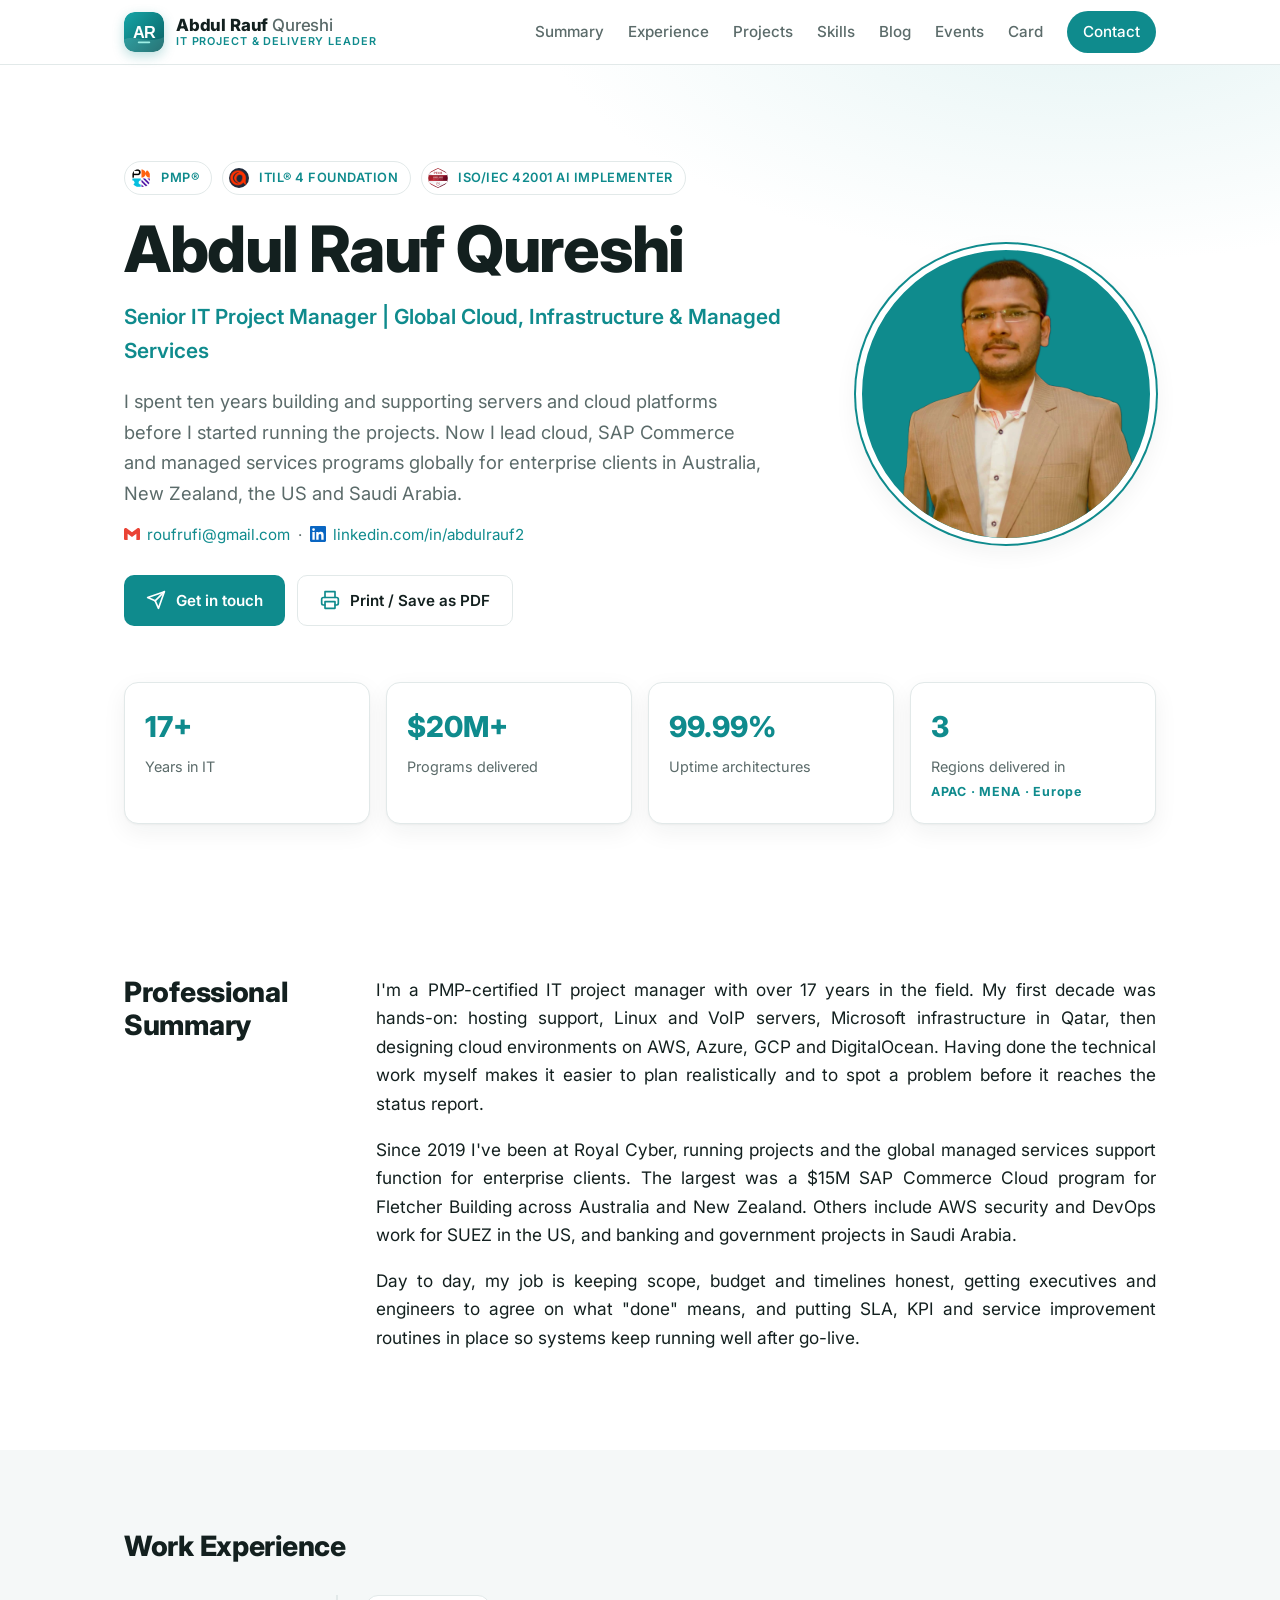
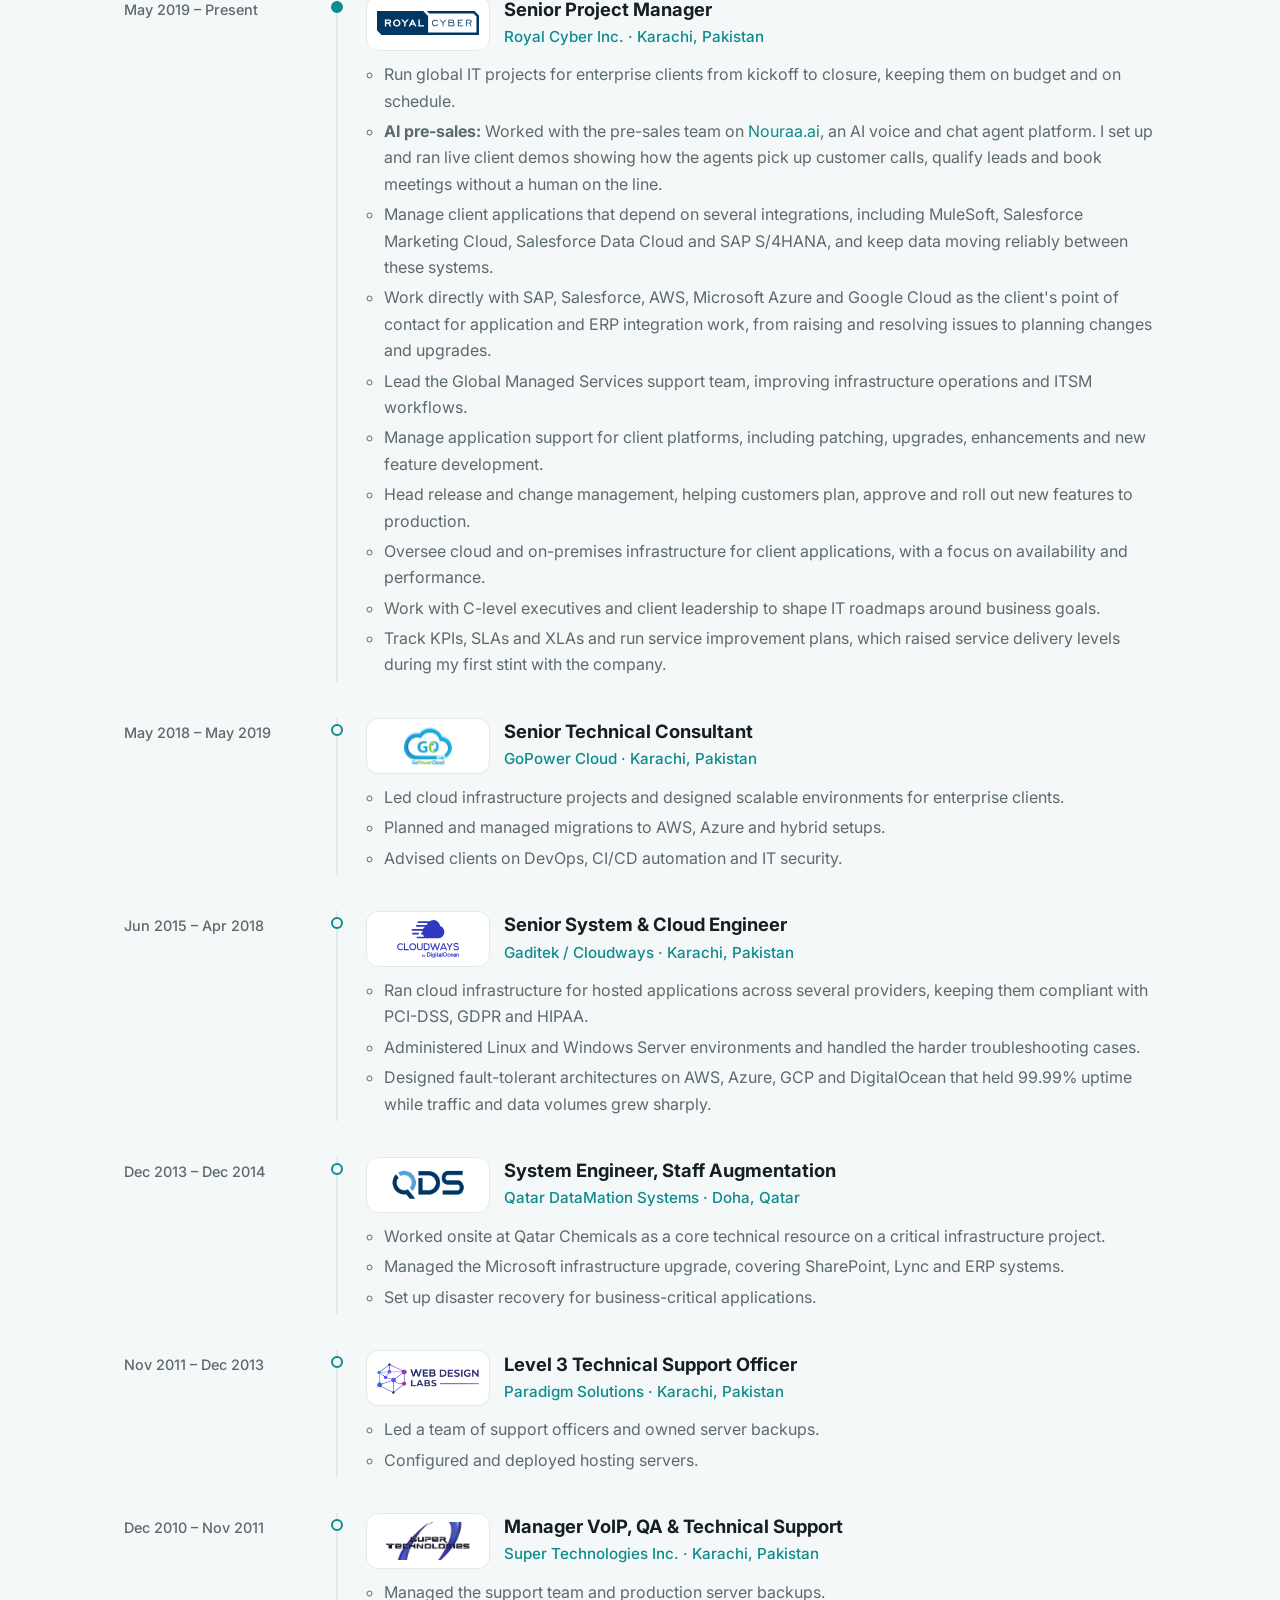
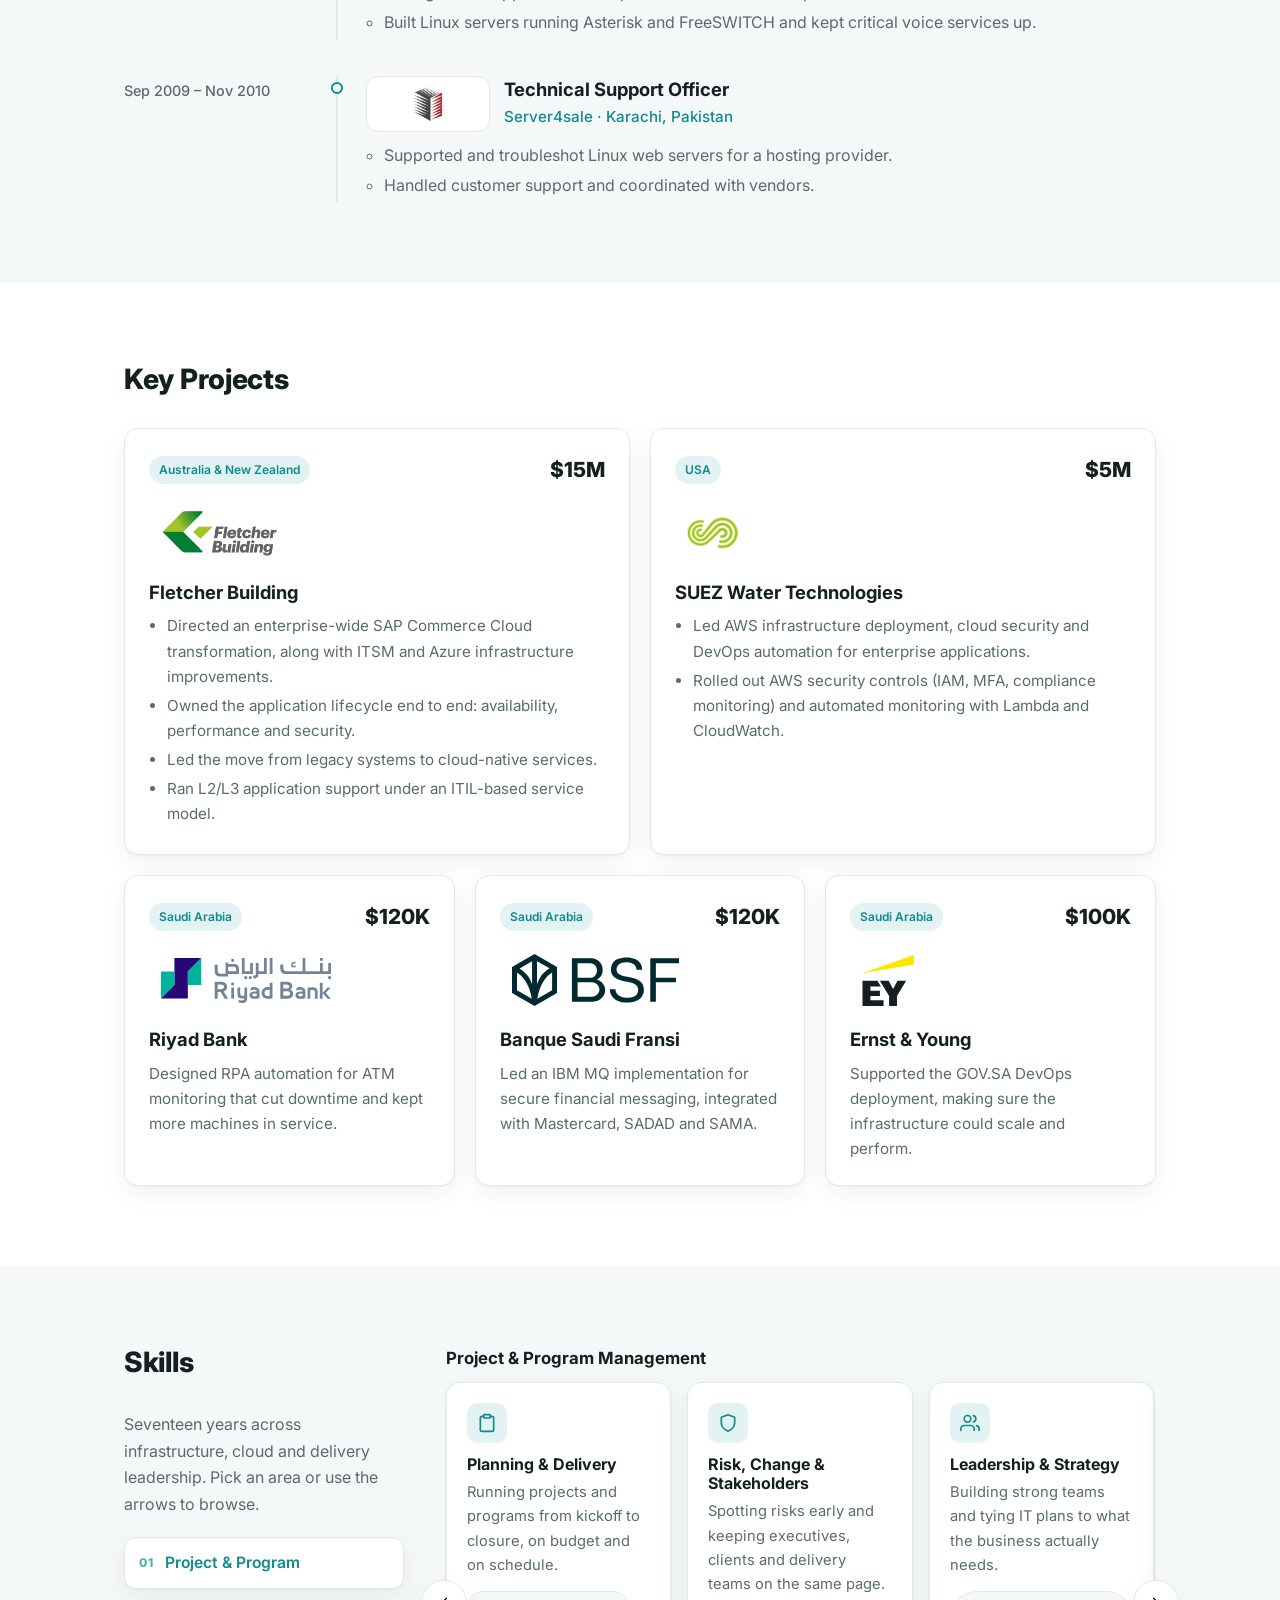
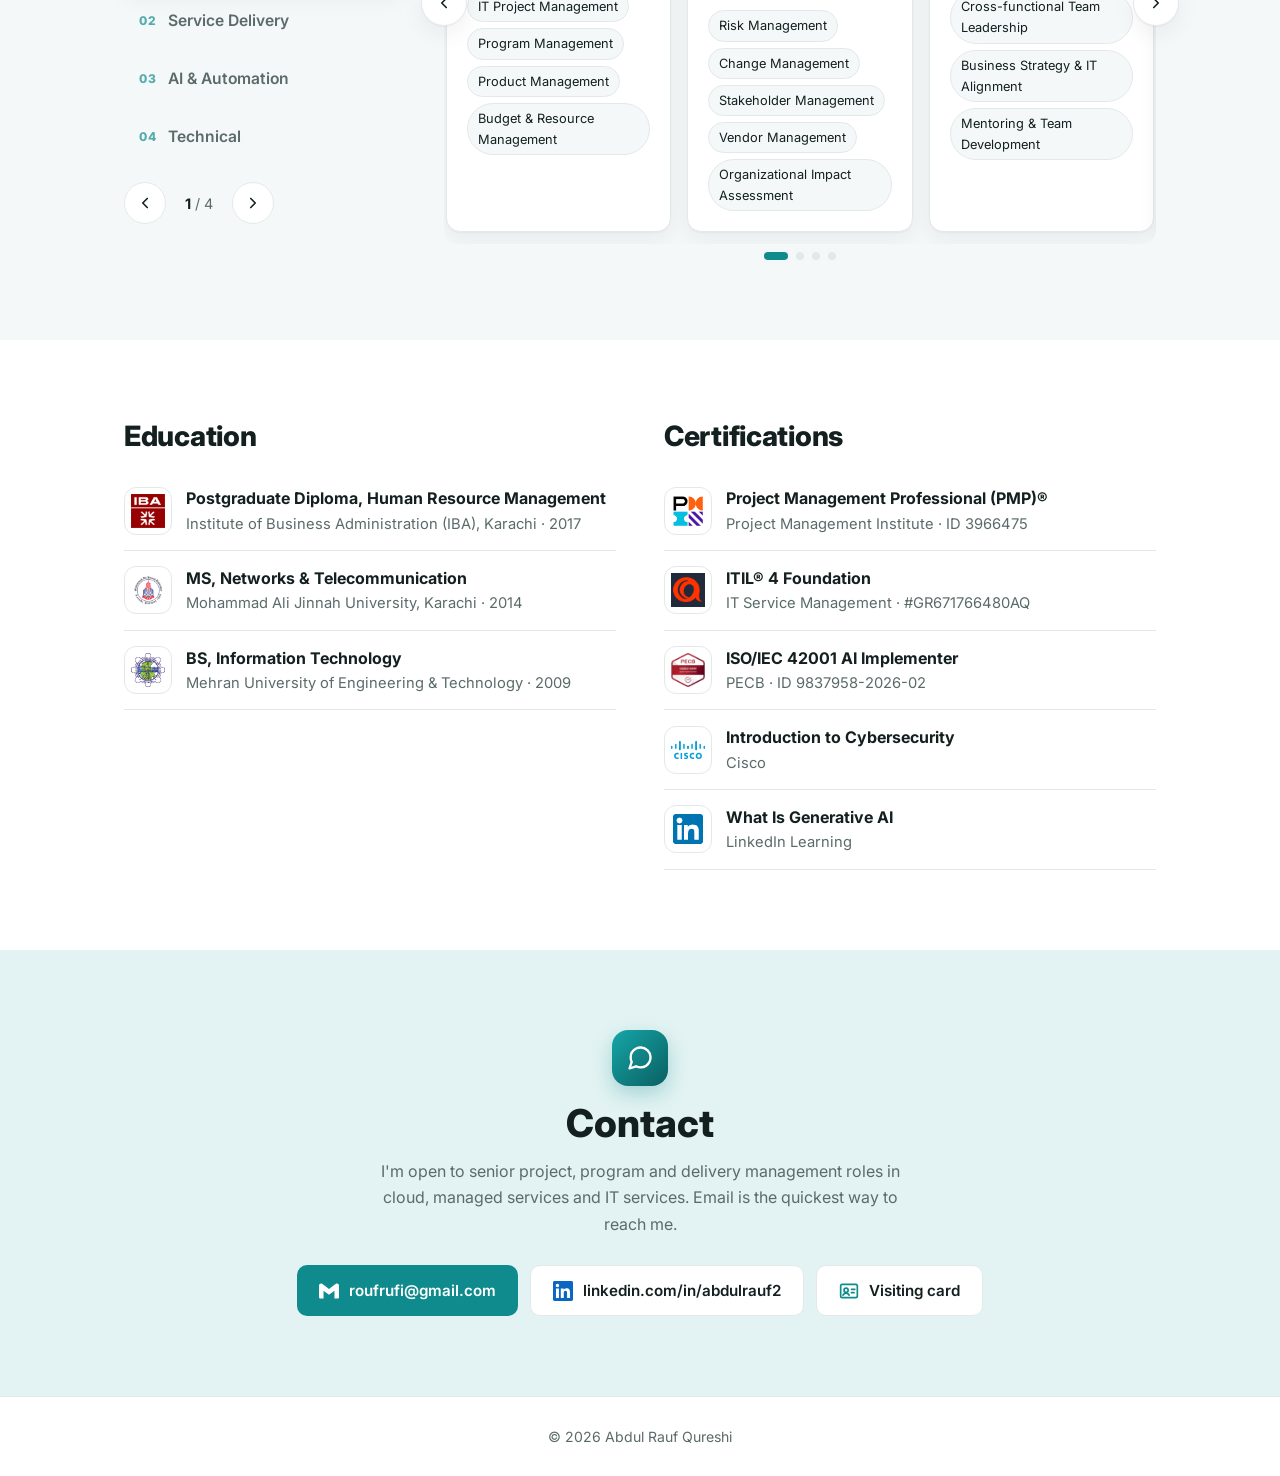
<file: index.html>
<!doctype html>
<html lang="en">
<head>
  <meta charset="utf-8">
  <meta name="viewport" content="width=device-width, initial-scale=1">
  <title>Abdul Rauf Qureshi | Senior IT Project Manager, PMP</title>
  <meta name="description" content="Abdul Rauf Qureshi, PMP. Senior IT Project Manager with 17+ years in IT, leading global cloud, SAP Commerce Cloud and managed services programs for enterprise clients.">
  <meta name="author" content="Abdul Rauf Qureshi">
  <meta property="og:title" content="Abdul Rauf Qureshi | Senior IT Project Manager, PMP">
  <meta property="og:description" content="Senior IT Project Manager with 17+ years in IT, leading global cloud, SAP Commerce Cloud and managed services programs for enterprise clients.">
  <meta property="og:type" content="profile">
  <link rel="icon" href="mark.svg" type="image/svg+xml">
  <link rel="preconnect" href="https://fonts.googleapis.com">
  <link rel="preconnect" href="https://fonts.gstatic.com" crossorigin>
  <link href="https://fonts.googleapis.com/css2?family=Inter:wght@400;500;600;700;800&display=swap" rel="stylesheet">
  <link rel="stylesheet" href="styles.css">
  <script type="application/ld+json">
  {
    "@context": "https://schema.org",
    "@type": "Person",
    "name": "Abdul Rauf Qureshi",
    "jobTitle": "Senior IT Project Manager",
    "worksFor": { "@type": "Organization", "name": "Royal Cyber Inc." },
    "email": "mailto:roufrufi@gmail.com",
    "image": "profile.webp",
    "sameAs": ["https://www.linkedin.com/in/abdulrauf2/"],
    "alumniOf": [
      { "@type": "CollegeOrUniversity", "name": "Institute of Business Administration (IBA), Karachi" },
      { "@type": "CollegeOrUniversity", "name": "Mohammad Ali Jinnah University" },
      { "@type": "CollegeOrUniversity", "name": "Mehran University of Engineering & Technology" }
    ],
    "hasCredential": [
      { "@type": "EducationalOccupationalCredential", "name": "Project Management Professional (PMP)", "recognizedBy": { "@type": "Organization", "name": "Project Management Institute" } },
      { "@type": "EducationalOccupationalCredential", "name": "ITIL 4 Foundation" },
      { "@type": "EducationalOccupationalCredential", "name": "ISO/IEC 42001 AI Implementer" }
    ],
    "knowsAbout": ["MuleSoft", "Salesforce Marketing Cloud", "Salesforce Data Cloud", "SAP S/4HANA", "ERP Integration", "Generative AI", "Claude", "Claude Code", "ChatGPT", "Microsoft Copilot", "Gemini", "AI Voice Agents", "IT Project Management", "Program Management", "Managed Services", "Cloud Infrastructure", "AWS", "Microsoft Azure", "Google Cloud", "SAP Commerce Cloud", "ITIL", "ITSM", "Agile", "SAFe", "DevOps", "ISO 27001", "PCI-DSS", "ISO/IEC 42001"]
  }
  </script>
</head>
<body>
  <header class="nav">
    <div class="container nav-inner">
      <a href="#top" class="brand" aria-label="Abdul Rauf Qureshi, back to top">
        <img class="brand-mark" src="mark.svg" alt="" width="40" height="40">
        <span class="brand-text">
          <span class="brand-name">Abdul Rauf <span>Qureshi</span></span>
          <span class="brand-tag">IT Project &amp; Delivery Leader</span>
        </span>
      </a>
      <button class="nav-toggle" type="button" aria-expanded="false" aria-controls="site-nav" aria-label="Open menu">
        <span></span><span></span><span></span>
      </button>
      <nav id="site-nav">
        <a href="#summary">Summary</a>
        <a href="#experience">Experience</a>
        <a href="#projects">Projects</a>
        <a href="#skills">Skills</a>
        <a href="blog.html">Blog</a>
        <a href="events.html">Events</a>
        <a href="card.html">Card</a>
        <a href="#contact" class="nav-cta">Contact</a>
      </nav>
    </div>
  </header>

  <main id="top">
    <!-- Hero -->
    <section class="hero">
      <div class="container hero-inner">
        <div class="hero-top">
          <div class="hero-text">
            <ul class="eyebrow certs-row">
              <li><img src="logos/pmi.png" alt="" width="24" height="24">PMP®</li>
              <li><img src="logos/peoplecert.png" alt="" width="24" height="24">ITIL® 4 Foundation</li>
              <li><img src="logos/pecb-iso-42001.png" alt="" width="24" height="24">ISO/IEC 42001 AI Implementer</li>
            </ul>
            <h1>Abdul Rauf Qureshi</h1>
            <p class="role">Senior IT Project Manager | Global Cloud, Infrastructure &amp; Managed Services</p>
            <p class="lead">I spent ten years building and supporting servers and cloud platforms before I started running the projects. Now I lead cloud, SAP Commerce and managed services programs globally for enterprise clients in Australia, New Zealand, the US and Saudi Arabia.</p>
            <p class="contact-line">
              <a class="icon-link" href="mailto:roufrufi@gmail.com"><svg class="link-icon brand-gmail" viewBox="0 0 24 24" aria-hidden="true"><path fill="currentColor" d="M24 5.457v13.909c0 .904-.732 1.636-1.636 1.636h-3.819V11.73L12 16.64l-6.545-4.91v9.273H1.636A1.636 1.636 0 0 1 0 19.366V5.457c0-2.023 2.309-3.178 3.927-1.964L5.455 4.64 12 9.548l6.545-4.91 1.528-1.145C21.69 2.28 24 3.434 24 5.457z"/></svg>roufrufi@gmail.com</a>
              <span aria-hidden="true">·</span>
              <a class="icon-link" href="https://www.linkedin.com/in/abdulrauf2/" target="_blank" rel="noopener"><svg class="link-icon brand-li" viewBox="0 0 24 24" aria-hidden="true"><path fill="currentColor" d="M20.447 20.452h-3.554v-5.569c0-1.328-.027-3.037-1.852-3.037-1.853 0-2.136 1.445-2.136 2.939v5.667H9.351V9h3.414v1.561h.046c.477-.889 1.637-1.828 3.37-1.828 3.601 0 4.267 2.37 4.267 5.455v6.286zM5.337 7.433a2.062 2.062 0 0 1-2.063-2.065 2.064 2.064 0 1 1 2.063 2.065zm1.782 13.019H3.555V9h3.564v11.452zM22.225 0H1.771C.792 0 0 .774 0 1.729v20.542C0 23.227.792 24 1.771 24h20.451C23.2 24 24 23.227 24 22.271V1.729C24 .774 23.2 0 22.222 0h.003z"/></svg>linkedin.com/in/abdulrauf2</a>
            </p>
            <div class="hero-actions">
              <a class="btn primary btn-with-icon" href="mailto:roufrufi@gmail.com"><svg class="btn-icon" viewBox="0 0 24 24" fill="none" stroke="currentColor" stroke-width="2" stroke-linecap="round" stroke-linejoin="round" aria-hidden="true"><line x1="22" y1="2" x2="11" y2="13"/><polygon points="22 2 15 22 11 13 2 9 22 2"/></svg>Get in touch</a>
              <a class="btn ghost btn-with-icon" href="#" onclick="window.print(); return false;"><svg class="btn-icon brand-card" viewBox="0 0 24 24" fill="none" stroke="currentColor" stroke-width="2" stroke-linecap="round" stroke-linejoin="round" aria-hidden="true"><polyline points="6 9 6 2 18 2 18 9"/><path d="M6 18H4a2 2 0 0 1-2-2v-5a2 2 0 0 1 2-2h16a2 2 0 0 1 2 2v5a2 2 0 0 1-2 2h-2"/><rect x="6" y="14" width="12" height="8"/></svg>Print / Save as PDF</a>
            </div>
          </div>
          <img class="hero-photo" src="profile.webp" alt="Abdul Rauf Qureshi" width="720" height="720">
        </div>
        <dl class="stats">
          <div><dt>17+</dt><dd>Years in IT</dd></div>
          <div><dt>$20M+</dt><dd>Programs delivered</dd></div>
          <div><dt>99.99%</dt><dd>Uptime architectures</dd></div>
          <div><dt>3</dt><dd>Regions delivered in<span class="stat-note">APAC · MENA · Europe</span></dd></div>
        </dl>
      </div>
    </section>

    <!-- Summary -->
    <section id="summary" class="section">
      <div class="container two-col">
        <h2 class="section-title">Professional Summary</h2>
        <div>
          <p>I'm a PMP-certified IT project manager with over 17 years in the field. My first decade was hands-on: hosting support, Linux and VoIP servers, Microsoft infrastructure in Qatar, then designing cloud environments on AWS, Azure, GCP and DigitalOcean. Having done the technical work myself makes it easier to plan realistically and to spot a problem before it reaches the status report.</p>
          <p>Since 2019 I've been at Royal Cyber, running projects and the global managed services support function for enterprise clients. The largest was a $15M SAP Commerce Cloud program for Fletcher Building across Australia and New Zealand. Others include AWS security and DevOps work for SUEZ in the US, and banking and government projects in Saudi Arabia.</p>
          <p>Day to day, my job is keeping scope, budget and timelines honest, getting executives and engineers to agree on what "done" means, and putting SLA, KPI and service improvement routines in place so systems keep running well after go-live.</p>
        </div>
      </div>
    </section>

    <!-- Experience -->
    <section id="experience" class="section alt">
      <div class="container">
        <h2 class="section-title">Work Experience</h2>
        <ol class="timeline">
          <li>
            <div class="when">May 2019 – Present</div>
            <div class="what">
              <div class="job-head">
                <span class="logo"><img src="logos/royal-cyber.svg" alt="" loading="lazy"></span>
                <div>
                  <h3>Senior Project Manager</h3>
                  <p class="org">Royal Cyber Inc. · Karachi, Pakistan</p>
                </div>
              </div>
              <ul>
                <li>Run global IT projects for enterprise clients from kickoff to closure, keeping them on budget and on schedule.</li>
                <li><strong>AI pre-sales:</strong> Worked with the pre-sales team on <a href="https://www.nouraa.ai/" target="_blank" rel="noopener">Nouraa.ai</a>, an AI voice and chat agent platform. I set up and ran live client demos showing how the agents pick up customer calls, qualify leads and book meetings without a human on the line.</li>
                <li>Manage client applications that depend on several integrations, including MuleSoft, Salesforce Marketing Cloud, Salesforce Data Cloud and SAP S/4HANA, and keep data moving reliably between these systems.</li>
                <li>Work directly with SAP, Salesforce, AWS, Microsoft Azure and Google Cloud as the client's point of contact for application and ERP integration work, from raising and resolving issues to planning changes and upgrades.</li>
                <li>Lead the Global Managed Services support team, improving infrastructure operations and ITSM workflows.</li>
                <li>Manage application support for client platforms, including patching, upgrades, enhancements and new feature development.</li>
                <li>Head release and change management, helping customers plan, approve and roll out new features to production.</li>
                <li>Oversee cloud and on-premises infrastructure for client applications, with a focus on availability and performance.</li>
                <li>Work with C-level executives and client leadership to shape IT roadmaps around business goals.</li>
                <li>Track KPIs, SLAs and XLAs and run service improvement plans, which raised service delivery levels during my first stint with the company.</li>
              </ul>
            </div>
          </li>
          <li>
            <div class="when">May 2018 – May 2019</div>
            <div class="what">
              <div class="job-head">
                <span class="logo"><img src="logos/gopower-cloud.png" alt="" loading="lazy"></span>
                <div>
                  <h3>Senior Technical Consultant</h3>
                  <p class="org">GoPower Cloud · Karachi, Pakistan</p>
                </div>
              </div>
              <ul>
                <li>Led cloud infrastructure projects and designed scalable environments for enterprise clients.</li>
                <li>Planned and managed migrations to AWS, Azure and hybrid setups.</li>
                <li>Advised clients on DevOps, CI/CD automation and IT security.</li>
              </ul>
            </div>
          </li>
          <li>
            <div class="when">Jun 2015 – Apr 2018</div>
            <div class="what">
              <div class="job-head">
                <span class="logo"><img src="logos/cloudways.svg" alt="" loading="lazy"></span>
                <div>
                  <h3>Senior System &amp; Cloud Engineer</h3>
                  <p class="org">Gaditek / Cloudways · Karachi, Pakistan</p>
                </div>
              </div>
              <ul>
                <li>Ran cloud infrastructure for hosted applications across several providers, keeping them compliant with PCI-DSS, GDPR and HIPAA.</li>
                <li>Administered Linux and Windows Server environments and handled the harder troubleshooting cases.</li>
                <li>Designed fault-tolerant architectures on AWS, Azure, GCP and DigitalOcean that held 99.99% uptime while traffic and data volumes grew sharply.</li>
              </ul>
            </div>
          </li>
          <li>
            <div class="when">Dec 2013 – Dec 2014</div>
            <div class="what">
              <div class="job-head">
                <span class="logo"><img src="logos/qds.png" alt="" loading="lazy"></span>
                <div>
                  <h3>System Engineer, Staff Augmentation</h3>
                  <p class="org">Qatar DataMation Systems · Doha, Qatar</p>
                </div>
              </div>
              <ul>
                <li>Worked onsite at Qatar Chemicals as a core technical resource on a critical infrastructure project.</li>
                <li>Managed the Microsoft infrastructure upgrade, covering SharePoint, Lync and ERP systems.</li>
                <li>Set up disaster recovery for business-critical applications.</li>
              </ul>
            </div>
          </li>
          <li>
            <div class="when">Nov 2011 – Dec 2013</div>
            <div class="what">
              <div class="job-head">
                <span class="logo"><img src="logos/paradigm-solutions.png" alt="" loading="lazy"></span>
                <div>
                  <h3>Level 3 Technical Support Officer</h3>
                  <p class="org">Paradigm Solutions · Karachi, Pakistan</p>
                </div>
              </div>
              <ul>
                <li>Led a team of support officers and owned server backups.</li>
                <li>Configured and deployed hosting servers.</li>
              </ul>
            </div>
          </li>
          <li>
            <div class="when">Dec 2010 – Nov 2011</div>
            <div class="what">
              <div class="job-head">
                <span class="logo"><img src="logos/super-technologies.png" alt="" loading="lazy"></span>
                <div>
                  <h3>Manager VoIP, QA &amp; Technical Support</h3>
                  <p class="org">Super Technologies Inc. · Karachi, Pakistan</p>
                </div>
              </div>
              <ul>
                <li>Managed the support team and production server backups.</li>
                <li>Built Linux servers running Asterisk and FreeSWITCH and kept critical voice services up.</li>
              </ul>
            </div>
          </li>
          <li>
            <div class="when">Sep 2009 – Nov 2010</div>
            <div class="what">
              <div class="job-head">
                <span class="logo"><img src="logos/server4sale.jpg" alt="" loading="lazy"></span>
                <div>
                  <h3>Technical Support Officer</h3>
                  <p class="org">Server4sale · Karachi, Pakistan</p>
                </div>
              </div>
              <ul>
                <li>Supported and troubleshot Linux web servers for a hosting provider.</li>
                <li>Handled customer support and coordinated with vendors.</li>
              </ul>
            </div>
          </li>
        </ol>
      </div>
    </section>

    <!-- Projects -->
    <section id="projects" class="section">
      <div class="container">
        <h2 class="section-title">Key Projects</h2>
        <div class="cards">
          <article class="card featured">
            <div class="card-head">
              <span class="tag">Australia &amp; New Zealand</span>
              <span class="value">$15M</span>
            </div>
            <img class="card-logo" src="logos/fletcher-building.png" alt="" loading="lazy">
            <h3>Fletcher Building</h3>
            <ul>
              <li>Directed an enterprise-wide SAP Commerce Cloud transformation, along with ITSM and Azure infrastructure improvements.</li>
              <li>Owned the application lifecycle end to end: availability, performance and security.</li>
              <li>Led the move from legacy systems to cloud-native services.</li>
              <li>Ran L2/L3 application support under an ITIL-based service model.</li>
            </ul>
          </article>
          <article class="card featured">
            <div class="card-head">
              <span class="tag">USA</span>
              <span class="value">$5M</span>
            </div>
            <img class="card-logo" src="logos/suez.png" alt="" loading="lazy">
            <h3>SUEZ Water Technologies</h3>
            <ul>
              <li>Led AWS infrastructure deployment, cloud security and DevOps automation for enterprise applications.</li>
              <li>Rolled out AWS security controls (IAM, MFA, compliance monitoring) and automated monitoring with Lambda and CloudWatch.</li>
            </ul>
          </article>
          <article class="card">
            <div class="card-head">
              <span class="tag">Saudi Arabia</span>
              <span class="value">$120K</span>
            </div>
            <img class="card-logo" src="logos/riyad-bank.svg" alt="" loading="lazy">
            <h3>Riyad Bank</h3>
            <p>Designed RPA automation for ATM monitoring that cut downtime and kept more machines in service.</p>
          </article>
          <article class="card">
            <div class="card-head">
              <span class="tag">Saudi Arabia</span>
              <span class="value">$120K</span>
            </div>
            <img class="card-logo" src="logos/bsf.svg" alt="" loading="lazy">
            <h3>Banque Saudi Fransi</h3>
            <p>Led an IBM MQ implementation for secure financial messaging, integrated with Mastercard, SADAD and SAMA.</p>
          </article>
          <article class="card">
            <div class="card-head">
              <span class="tag">Saudi Arabia</span>
              <span class="value">$100K</span>
            </div>
            <img class="card-logo" src="logos/ey.svg" alt="" loading="lazy">
            <h3>Ernst &amp; Young</h3>
            <p>Supported the GOV.SA DevOps deployment, making sure the infrastructure could scale and perform.</p>
          </article>
        </div>
      </div>
    </section>

    <!-- Skills -->
    <section id="skills" class="section alt">
      <div class="container">
        <div class="skills-layout">
          <div class="skills-intro">
            <h2 class="section-title">Skills</h2>
            <p>Seventeen years across infrastructure, cloud and delivery leadership. Pick an area or use the arrows to browse.</p>
            <div class="carousel-tabs" role="tablist" aria-label="Skill areas">
            <button type="button" role="tab" id="tab-skills-pm" aria-controls="skills-pm" aria-selected="true"><span class="tab-num">01</span>Project &amp; Program</button>
            <button type="button" role="tab" id="tab-skills-sd" aria-controls="skills-sd" aria-selected="false" tabindex="-1"><span class="tab-num">02</span>Service Delivery</button>
            <button type="button" role="tab" id="tab-skills-ai" aria-controls="skills-ai" aria-selected="false" tabindex="-1"><span class="tab-num">03</span>AI &amp; Automation</button>
            <button type="button" role="tab" id="tab-skills-tech" aria-controls="skills-tech" aria-selected="false" tabindex="-1"><span class="tab-num">04</span>Technical</button>
            </div>
            <div class="carousel-controls">
              <button type="button" class="carousel-arrow" data-dir="-1" aria-label="Previous skill area"><svg viewBox="0 0 24 24" fill="none" stroke="currentColor" stroke-width="2.2" stroke-linecap="round" stroke-linejoin="round" aria-hidden="true"><polyline points="15 18 9 12 15 6"/></svg></button>
              <span class="carousel-count" aria-live="polite"><strong>1</strong> / 4</span>
              <button type="button" class="carousel-arrow" data-dir="1" aria-label="Next skill area"><svg viewBox="0 0 24 24" fill="none" stroke="currentColor" stroke-width="2.2" stroke-linecap="round" stroke-linejoin="round" aria-hidden="true"><polyline points="9 18 15 12 9 6"/></svg></button>
            </div>
          </div>
          <div class="carousel" aria-roledescription="carousel" aria-label="Skills">
            <button type="button" class="carousel-arrow carousel-side prev" data-dir="-1" aria-label="Previous skill area"><svg viewBox="0 0 24 24" fill="none" stroke="currentColor" stroke-width="2.2" stroke-linecap="round" stroke-linejoin="round" aria-hidden="true"><polyline points="15 18 9 12 15 6"/></svg></button>
            <button type="button" class="carousel-arrow carousel-side next" data-dir="1" aria-label="Next skill area"><svg viewBox="0 0 24 24" fill="none" stroke="currentColor" stroke-width="2.2" stroke-linecap="round" stroke-linejoin="round" aria-hidden="true"><polyline points="9 18 15 12 9 6"/></svg></button>
            <div class="carousel-track" tabindex="0">
          <section class="carousel-slide" id="skills-pm" role="tabpanel" aria-labelledby="tab-skills-pm" aria-roledescription="slide" aria-label="1 of 4">
            <h3 class="sub-title first">Project &amp; Program Management</h3>
            <div class="skill-grid">
              <article class="skill-card">
                <span class="skill-icon" aria-hidden="true"><svg viewBox="0 0 24 24" fill="none" stroke="currentColor" stroke-width="2" stroke-linecap="round" stroke-linejoin="round"><path d="M16 4h2a2 2 0 0 1 2 2v14a2 2 0 0 1-2 2H6a2 2 0 0 1-2-2V6a2 2 0 0 1 2-2h2"/><rect x="8" y="2" width="8" height="4" rx="1"/></svg></span>
                <h4>Planning &amp; Delivery</h4>
                <p>Running projects and programs from kickoff to closure, on budget and on schedule.</p>
                <ul class="chips chips-sm"><li>IT Project Management</li><li>Program Management</li><li>Product Management</li><li>Budget &amp; Resource Management</li></ul>
              </article>
              <article class="skill-card">
                <span class="skill-icon" aria-hidden="true"><svg viewBox="0 0 24 24" fill="none" stroke="currentColor" stroke-width="2" stroke-linecap="round" stroke-linejoin="round"><path d="M12 22s8-4 8-10V5l-8-3-8 3v7c0 6 8 10 8 10z"/></svg></span>
                <h4>Risk, Change &amp; Stakeholders</h4>
                <p>Spotting risks early and keeping executives, clients and delivery teams on the same page.</p>
                <ul class="chips chips-sm"><li>Risk Management</li><li>Change Management</li><li>Stakeholder Management</li><li>Vendor Management</li><li>Organizational Impact Assessment</li></ul>
              </article>
              <article class="skill-card">
                <span class="skill-icon" aria-hidden="true"><svg viewBox="0 0 24 24" fill="none" stroke="currentColor" stroke-width="2" stroke-linecap="round" stroke-linejoin="round"><path d="M17 21v-2a4 4 0 0 0-4-4H5a4 4 0 0 0-4 4v2"/><circle cx="9" cy="7" r="4"/><path d="M23 21v-2a4 4 0 0 0-3-3.87"/><path d="M16 3.13a4 4 0 0 1 0 7.75"/></svg></span>
                <h4>Leadership &amp; Strategy</h4>
                <p>Building strong teams and tying IT plans to what the business actually needs.</p>
                <ul class="chips chips-sm"><li>Cross-functional Team Leadership</li><li>Business Strategy &amp; IT Alignment</li><li>Mentoring &amp; Team Development</li></ul>
              </article>
            </div>
          </section>
          <section class="carousel-slide" id="skills-sd" role="tabpanel" aria-labelledby="tab-skills-sd" aria-roledescription="slide" aria-label="2 of 4">
            <h3 class="sub-title first">Service Delivery &amp; Operations</h3>
            <div class="skill-grid">
              <article class="skill-card">
                <span class="skill-icon" aria-hidden="true"><svg viewBox="0 0 24 24" fill="none" stroke="currentColor" stroke-width="2" stroke-linecap="round" stroke-linejoin="round"><path d="M3 18v-6a9 9 0 0 1 18 0v6"/><path d="M21 19a2 2 0 0 1-2 2h-1a2 2 0 0 1-2-2v-3a2 2 0 0 1 2-2h3zM3 19a2 2 0 0 0 2 2h1a2 2 0 0 0 2-2v-3a2 2 0 0 0-2-2H3z"/></svg></span>
                <h4>Managed Services &amp; ITSM</h4>
                <p>Keeping client systems healthy after go-live, with clear SLAs and fast incident handling.</p>
                <ul class="chips chips-sm"><li>Managed Services</li><li>IT Service Management (ITSM)</li><li>SLA, KPI &amp; XLA Management</li><li>Incident &amp; Problem Management</li></ul>
              </article>
              <article class="skill-card">
                <span class="skill-icon" aria-hidden="true"><svg viewBox="0 0 24 24" fill="none" stroke="currentColor" stroke-width="2" stroke-linecap="round" stroke-linejoin="round"><polyline points="23 4 23 10 17 10"/><polyline points="1 20 1 14 7 14"/><path d="M3.51 9a9 9 0 0 1 14.85-3.36L23 10M1 14l4.64 4.36A9 9 0 0 0 20.49 15"/></svg></span>
                <h4>Application Support &amp; Releases</h4>
                <p>Patching, upgrades, new features and well-planned releases into production.</p>
                <ul class="chips chips-sm"><li>Application Support &amp; Maintenance</li><li>Release Management</li><li>ERP &amp; Application Integration</li><li>Cloud Migration</li><li>Disaster Recovery</li></ul>
              </article>
              <article class="skill-card">
                <span class="skill-icon" aria-hidden="true"><svg viewBox="0 0 24 24" fill="none" stroke="currentColor" stroke-width="2" stroke-linecap="round" stroke-linejoin="round"><polyline points="23 6 13.5 15.5 8.5 10.5 1 18"/><polyline points="17 6 23 6 23 12"/></svg></span>
                <h4>Agile &amp; Continuous Improvement</h4>
                <p>Agile delivery at team and portfolio level, plus steady improvements to how work gets done.</p>
                <ul class="chips chips-sm"><li>Agile &amp; Scrum</li><li>Scaled Agile Framework (SAFe)</li><li>Process Improvement &amp; Automation</li></ul>
              </article>
            </div>
          </section>
          <section class="carousel-slide" id="skills-ai" role="tabpanel" aria-labelledby="tab-skills-ai" aria-roledescription="slide" aria-label="3 of 4">
            <h3 class="sub-title first">AI &amp; Automation</h3>
            <div class="skill-grid">
              <article class="skill-card">
                <span class="skill-icon" aria-hidden="true">
                  <svg viewBox="0 0 24 24" fill="none" stroke="currentColor" stroke-width="2" stroke-linecap="round" stroke-linejoin="round"><polyline points="16 18 22 12 16 6"/><polyline points="8 6 2 12 8 18"/></svg>
                </span>
                <h4>Hands-on with leading AI models</h4>
                <p>I work with AI models such as Claude, Claude Code, ChatGPT, Microsoft Copilot and Gemini every day: planning and documentation, analysis, automating routine tasks and building working tools and web apps, so ideas get to a usable result quickly.</p>
              </article>
              <article class="skill-card">
                <span class="skill-icon" aria-hidden="true">
                  <svg viewBox="0 0 24 24" fill="none" stroke="currentColor" stroke-width="2" stroke-linecap="round" stroke-linejoin="round"><path d="M22 16.9v3a2 2 0 0 1-2.2 2 19.8 19.8 0 0 1-8.6-3.1 19.5 19.5 0 0 1-6-6A19.8 19.8 0 0 1 2.1 4.2 2 2 0 0 1 4.1 2h3a2 2 0 0 1 2 1.7c.1.9.4 1.8.7 2.7a2 2 0 0 1-.5 2.1L8 9.8a16 16 0 0 0 6 6l1.3-1.3a2 2 0 0 1 2.1-.4c.9.3 1.8.6 2.7.7a2 2 0 0 1 1.7 2z"/></svg>
                </span>
                <h4>Call center solution on Replit</h4>
                <p>Built a call center solution on Replit with an AI voice bot that answers callers, routes each call to the right team and logs a support ticket automatically, taken from idea to a working app with AI-assisted development.</p>
              </article>
              <article class="skill-card">
                <span class="skill-icon" aria-hidden="true">
                  <svg viewBox="0 0 24 24" fill="none" stroke="currentColor" stroke-width="2" stroke-linecap="round" stroke-linejoin="round"><path d="M12 2a3 3 0 0 0-3 3v7a3 3 0 0 0 6 0V5a3 3 0 0 0-3-3z"/><path d="M19 10v2a7 7 0 0 1-14 0v-2"/><line x1="12" y1="19" x2="12" y2="22"/></svg>
                </span>
                <h4>AI voice agents for pre-sales</h4>
                <p>Helped the team prepare and run client demos of <a href="https://www.nouraa.ai/" target="_blank" rel="noopener">Nouraa.ai</a>, AI voice and chat agents that answer customer calls, qualify leads and book meetings, as part of pre-sales activities.</p>
              </article>
            </div>
            <ul class="chips ai-chips">
              <li>Claude &amp; Claude Code</li><li>ChatGPT</li><li>Microsoft Copilot</li><li>Gemini</li><li>Generative AI</li><li>Prompt Engineering</li><li>AI-assisted Development</li><li>Replit</li>
              <li>Conversational AI</li><li>AI Voice &amp; Chat Agents</li><li>Call Routing</li><li>Automated Ticketing</li><li>AI Pre-sales Demos</li><li>AI Governance (ISO/IEC 42001)</li>
            </ul>
          </section>
          <section class="carousel-slide" id="skills-tech" role="tabpanel" aria-labelledby="tab-skills-tech" aria-roledescription="slide" aria-label="4 of 4">
            <h3 class="sub-title first">Technical Skills</h3>
            <div class="tech-grid">
              <div><span class="tech-icon" aria-hidden="true"><svg viewBox="0 0 24 24" fill="none" stroke="currentColor" stroke-width="2" stroke-linecap="round" stroke-linejoin="round"><path d="M10 13a5 5 0 0 0 7.54.54l3-3a5 5 0 0 0-7.07-7.07l-1.72 1.71"/><path d="M14 11a5 5 0 0 0-7.54-.54l-3 3a5 5 0 0 0 7.07 7.07l1.71-1.71"/></svg></span><h4>Integration &amp; ERP</h4><p>MuleSoft, Salesforce Marketing Cloud, Salesforce Data Cloud, SAP S/4HANA</p></div>
              <div><span class="tech-icon" aria-hidden="true"><svg viewBox="0 0 24 24" fill="none" stroke="currentColor" stroke-width="2" stroke-linecap="round" stroke-linejoin="round"><rect x="3" y="3" width="18" height="18" rx="2"/><rect x="7" y="7" width="3" height="9"/><rect x="14" y="7" width="3" height="5"/></svg></span><h4>Project Tools</h4><p>Jira, Confluence, ClickUp, Microsoft Project, ServiceNow</p></div>
              <div><span class="tech-icon" aria-hidden="true"><svg viewBox="0 0 24 24" fill="none" stroke="currentColor" stroke-width="2" stroke-linecap="round" stroke-linejoin="round"><rect x="4" y="4" width="16" height="16" rx="2"/><rect x="9" y="9" width="6" height="6"/><path d="M9 1v3M15 1v3M9 20v3M15 20v3M20 9h3M20 14h3M1 9h3M1 14h3"/></svg></span><h4>AI Tools</h4><p>Claude, Claude Code, ChatGPT, Microsoft Copilot, Gemini, Replit, Nouraa.ai</p></div>
            </div>
          </section>
            </div>
            <div class="carousel-dots" aria-hidden="true"><span class="active"></span><span></span><span></span><span></span></div>
          </div>
        </div>
      </div>
    </section>

    <!-- Education & Certifications -->
    <section class="section">
      <div class="container cols">
        <div>
          <h2 class="section-title">Education</h2>
          <ul class="list">
            <li><span class="logo"><img src="logos/iba.png" alt="" loading="lazy"></span><div><strong>Postgraduate Diploma, Human Resource Management</strong><span>Institute of Business Administration (IBA), Karachi · 2017</span></div></li>
            <li><span class="logo"><img src="logos/maju.png" alt="" loading="lazy"></span><div><strong>MS, Networks &amp; Telecommunication</strong><span>Mohammad Ali Jinnah University, Karachi · 2014</span></div></li>
            <li><span class="logo"><img src="logos/muet.png" alt="" loading="lazy"></span><div><strong>BS, Information Technology</strong><span>Mehran University of Engineering &amp; Technology · 2009</span></div></li>
          </ul>
        </div>
        <div>
          <h2 class="section-title">Certifications</h2>
          <ul class="list">
            <li><span class="logo"><img src="logos/pmi.png" alt="" loading="lazy"></span><div><strong>Project Management Professional (PMP)®</strong><span>Project Management Institute · ID 3966475</span></div></li>
            <li><span class="logo"><img src="logos/peoplecert.png" alt="" loading="lazy"></span><div><strong>ITIL® 4 Foundation</strong><span>IT Service Management · #GR671766480AQ</span></div></li>
            <li><span class="logo"><img src="logos/pecb-iso-42001.png" alt="" loading="lazy"></span><div><strong>ISO/IEC 42001 AI Implementer</strong><span>PECB · ID 9837958-2026-02</span></div></li>
            <li><span class="logo"><img src="logos/cisco.svg" alt="" loading="lazy"></span><div><strong>Introduction to Cybersecurity</strong><span>Cisco</span></div></li>
            <li><span class="logo"><img src="logos/linkedin.png" alt="" loading="lazy"></span><div><strong>What Is Generative AI</strong><span>LinkedIn Learning</span></div></li>
          </ul>
        </div>
      </div>
    </section>

    <!-- Contact -->
    <section id="contact" class="section contact">
      <div class="container contact-inner">
        <span class="contact-badge" aria-hidden="true"><svg viewBox="0 0 24 24" fill="none" stroke="currentColor" stroke-width="2" stroke-linecap="round" stroke-linejoin="round"><path d="M21 11.5a8.4 8.4 0 0 1-.9 3.8 8.5 8.5 0 0 1-7.6 4.7 8.4 8.4 0 0 1-3.8-.9L3 21l1.9-5.7a8.4 8.4 0 0 1-.9-3.8 8.5 8.5 0 0 1 4.7-7.6 8.4 8.4 0 0 1 3.8-.9h.5a8.5 8.5 0 0 1 8 8v.5z"/></svg></span>
        <h2>Contact</h2>
        <p>I'm open to senior project, program and delivery management roles in cloud, managed services and IT services. Email is the quickest way to reach me.</p>
        <div class="hero-actions">
          <a class="btn primary btn-with-icon" href="mailto:roufrufi@gmail.com"><svg class="btn-icon" viewBox="0 0 24 24" aria-hidden="true"><path fill="currentColor" d="M24 5.457v13.909c0 .904-.732 1.636-1.636 1.636h-3.819V11.73L12 16.64l-6.545-4.91v9.273H1.636A1.636 1.636 0 0 1 0 19.366V5.457c0-2.023 2.309-3.178 3.927-1.964L5.455 4.64 12 9.548l6.545-4.91 1.528-1.145C21.69 2.28 24 3.434 24 5.457z"/></svg>roufrufi@gmail.com</a>
          <a class="btn ghost btn-with-icon" href="https://www.linkedin.com/in/abdulrauf2/" target="_blank" rel="noopener"><svg class="btn-icon brand-li" viewBox="0 0 24 24" aria-hidden="true"><path fill="currentColor" d="M20.447 20.452h-3.554v-5.569c0-1.328-.027-3.037-1.852-3.037-1.853 0-2.136 1.445-2.136 2.939v5.667H9.351V9h3.414v1.561h.046c.477-.889 1.637-1.828 3.37-1.828 3.601 0 4.267 2.37 4.267 5.455v6.286zM5.337 7.433a2.062 2.062 0 0 1-2.063-2.065 2.064 2.064 0 1 1 2.063 2.065zm1.782 13.019H3.555V9h3.564v11.452zM22.225 0H1.771C.792 0 0 .774 0 1.729v20.542C0 23.227.792 24 1.771 24h20.451C23.2 24 24 23.227 24 22.271V1.729C24 .774 23.2 0 22.222 0h.003z"/></svg>linkedin.com/in/abdulrauf2</a>
          <a class="btn ghost btn-with-icon" href="card.html"><svg class="btn-icon brand-card" viewBox="0 0 24 24" fill="none" stroke="currentColor" stroke-width="2" stroke-linecap="round" stroke-linejoin="round" aria-hidden="true"><rect x="2" y="4" width="20" height="16" rx="2"/><circle cx="8.5" cy="11" r="2.5"/><path d="M4.8 17a4 4 0 0 1 7.4 0"/><line x1="15" y1="10" x2="19" y2="10"/><line x1="15" y1="14" x2="18" y2="14"/></svg>Visiting card</a>
        </div>
      </div>
    </section>
  </main>

  <footer class="footer">
    <div class="container">© <span id="year">2026</span> Abdul Rauf Qureshi</div>
  </footer>

  <script>document.getElementById('year').textContent = new Date().getFullYear();</script>
  <script>
    (function () {
      var header = document.querySelector('.nav'), btn = header.querySelector('.nav-toggle');
      function set(open) { header.classList.toggle('nav-open', open); btn.setAttribute('aria-expanded', open); btn.setAttribute('aria-label', open ? 'Close menu' : 'Open menu'); }
      btn.addEventListener('click', function () { set(!header.classList.contains('nav-open')); });
      header.querySelectorAll('#site-nav a').forEach(function (a) { a.addEventListener('click', function () { set(false); }); });
      document.addEventListener('keydown', function (e) { if (e.key === 'Escape') set(false); });
    })();
  </script>
  <script>
    (function () {
      var track = document.querySelector('.carousel-track');
      if (!track) return;
      var slides = [].slice.call(track.querySelectorAll('.carousel-slide'));
      var tabs = [].slice.call(document.querySelectorAll('.carousel-tabs [role="tab"]'));
      var dots = [].slice.call(document.querySelectorAll('.carousel-dots span'));
      var count = document.querySelector('.carousel-count strong');
      var current = 0, timer;
      function fit() { track.style.height = slides[current].offsetHeight + 'px'; }
      function mark(i) {
        current = i;
        tabs.forEach(function (t, n) { t.setAttribute('aria-selected', n === i); t.tabIndex = n === i ? 0 : -1; });
        dots.forEach(function (d, n) { d.classList.toggle('active', n === i); });
        slides.forEach(function (s, n) { s.inert = n !== i; });
        count.textContent = i + 1;
        fit();
      }
      function go(i, instant) {
        i = (i + slides.length) % slides.length;
        track.scrollTo({ left: i * track.clientWidth, behavior: instant ? 'auto' : 'smooth' });
        mark(i);
      }
      tabs.forEach(function (t, n) {
        t.addEventListener('click', function () { go(n); });
        t.addEventListener('keydown', function (e) {
          if (e.key === 'ArrowRight' || e.key === 'ArrowDown') { e.preventDefault(); go(n + 1); tabs[(n + 1) % tabs.length].focus(); }
          if (e.key === 'ArrowLeft' || e.key === 'ArrowUp') { e.preventDefault(); go(n - 1); tabs[(n - 1 + tabs.length) % tabs.length].focus(); }
        });
      });
      document.querySelectorAll('.carousel-arrow').forEach(function (b) {
        b.addEventListener('click', function () { go(current + Number(b.dataset.dir)); });
      });
      track.addEventListener('keydown', function (e) {
        if (e.key === 'ArrowRight') { e.preventDefault(); go(current + 1); }
        if (e.key === 'ArrowLeft') { e.preventDefault(); go(current - 1); }
      });
      track.addEventListener('scroll', function () {
        clearTimeout(timer);
        timer = setTimeout(function () {
          var i = Math.round(track.scrollLeft / track.clientWidth);
          if (i !== current) mark(i);
        }, 90);
      });
      window.addEventListener('resize', function () { go(current, true); });
      function start() {
        var i = slides.map(function (s) { return '#' + s.id; }).indexOf(location.hash);
        go(Math.max(i, 0), true);
        if (i >= 0) document.getElementById('skills').scrollIntoView();
      }
      mark(0);
      if (document.readyState === 'complete') start(); else window.addEventListener('load', start);
    })();
  </script>
</body>
</html>
</file>
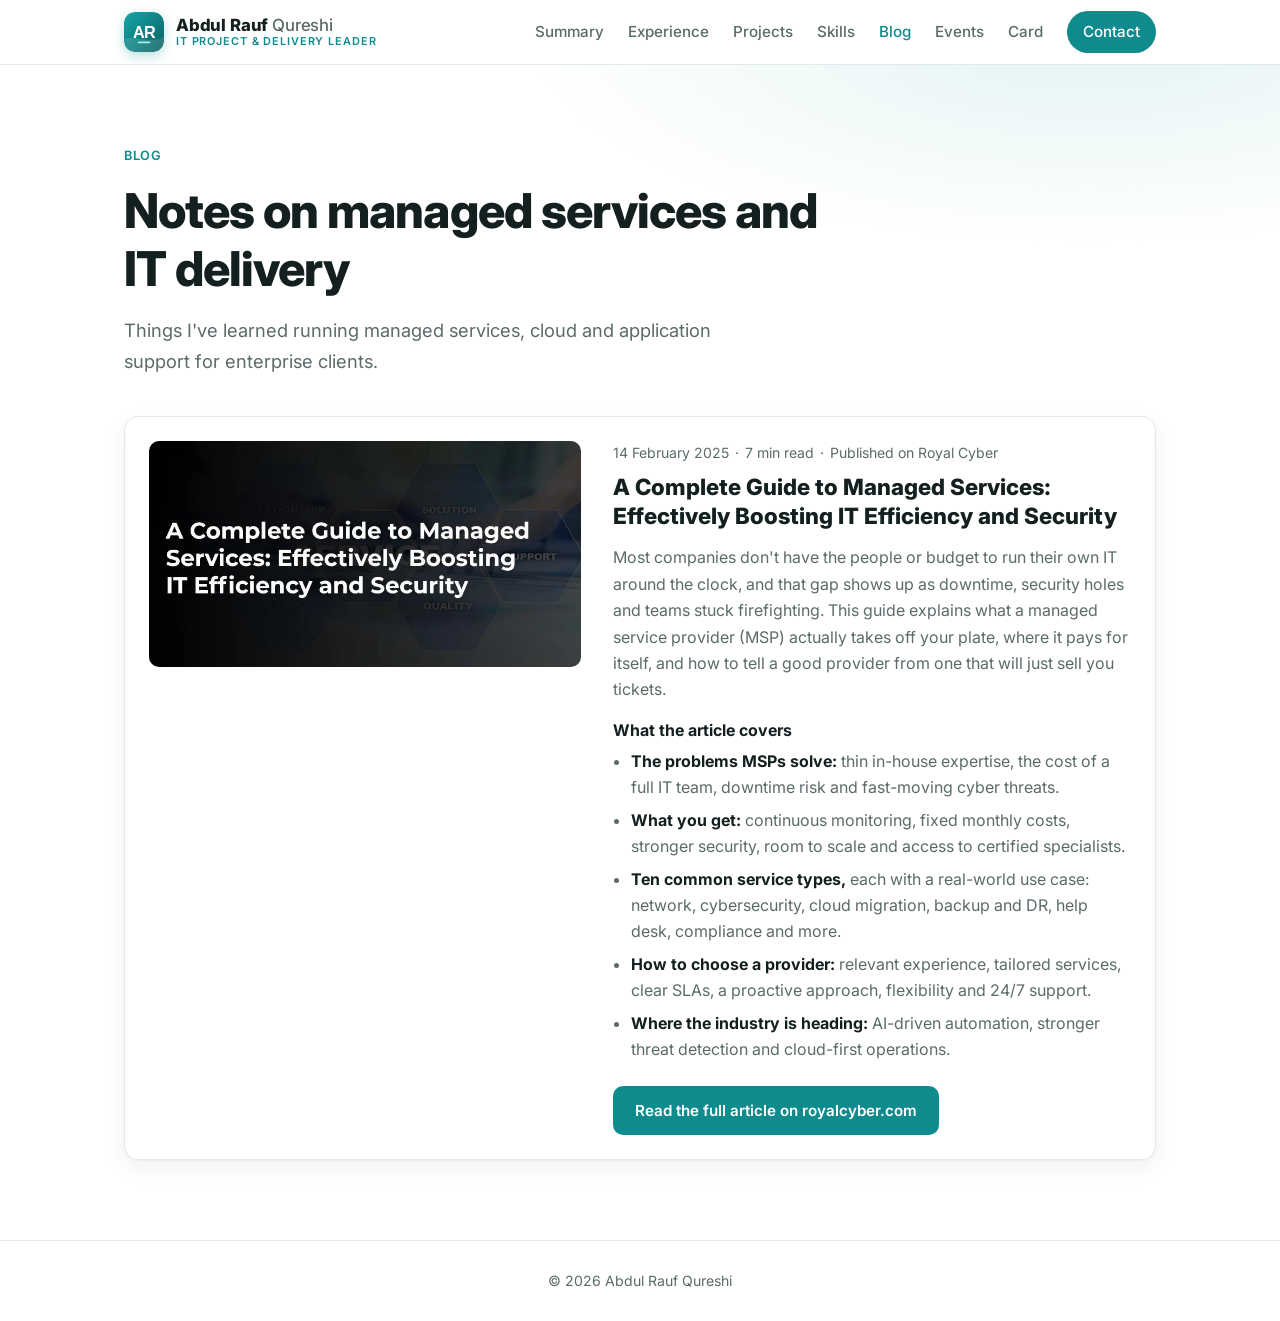
<file: blog.html>
<!doctype html>
<html lang="en">
<head>
  <meta charset="utf-8">
  <meta name="viewport" content="width=device-width, initial-scale=1">
  <title>Blog | Abdul Rauf Qureshi</title>
  <meta name="description" content="Articles by Abdul Rauf Qureshi on managed services, IT service delivery, cloud and project management.">
  <meta name="author" content="Abdul Rauf Qureshi">
  <meta property="og:title" content="Blog | Abdul Rauf Qureshi">
  <meta property="og:description" content="Articles on managed services, IT service delivery, cloud and project management.">
  <meta property="og:type" content="website">
  <link rel="icon" href="mark.svg" type="image/svg+xml">
  <link rel="preconnect" href="https://fonts.googleapis.com">
  <link rel="preconnect" href="https://fonts.gstatic.com" crossorigin>
  <link href="https://fonts.googleapis.com/css2?family=Inter:wght@400;500;600;700;800&display=swap" rel="stylesheet">
  <link rel="stylesheet" href="styles.css">
  <script type="application/ld+json">
  {
    "@context": "https://schema.org",
    "@type": "BlogPosting",
    "headline": "A Complete Guide to Managed Services: Effectively Boosting IT Efficiency and Security",
    "datePublished": "2025-02-14",
    "author": { "@type": "Person", "name": "Abdul Rauf Qureshi", "jobTitle": "Senior Project Manager" },
    "publisher": { "@type": "Organization", "name": "Royal Cyber Inc." },
    "url": "https://www.royalcyber.com/blogs/managed-it-services-guide/",
    "image": "blog/managed-it-services-guide.webp"
  }
  </script>
</head>
<body>
  <header class="nav">
    <div class="container nav-inner">
      <a href="index.html#top" class="brand" aria-label="Abdul Rauf Qureshi, home">
        <img class="brand-mark" src="mark.svg" alt="" width="40" height="40">
        <span class="brand-text">
          <span class="brand-name">Abdul Rauf <span>Qureshi</span></span>
          <span class="brand-tag">IT Project &amp; Delivery Leader</span>
        </span>
      </a>
      <button class="nav-toggle" type="button" aria-expanded="false" aria-controls="site-nav" aria-label="Open menu">
        <span></span><span></span><span></span>
      </button>
      <nav id="site-nav">
        <a href="index.html#summary">Summary</a>
        <a href="index.html#experience">Experience</a>
        <a href="index.html#projects">Projects</a>
        <a href="index.html#skills">Skills</a>
        <a href="blog.html" aria-current="page">Blog</a>
        <a href="events.html">Events</a>
        <a href="card.html">Card</a>
        <a href="index.html#contact" class="nav-cta">Contact</a>
      </nav>
    </div>
  </header>

  <main>
    <section class="section blog-hero">
      <div class="container">
        <p class="eyebrow">Blog</p>
        <h1 class="page-title">Notes on managed services and IT delivery</h1>
        <p class="lead">Things I've learned running managed services, cloud and application support for enterprise clients.</p>
      </div>
    </section>

    <section class="section blog-list">
      <div class="container">
        <article class="post">
          <a class="post-cover" href="https://www.royalcyber.com/blogs/managed-it-services-guide/" target="_blank" rel="noopener">
            <img src="blog/managed-it-services-guide.webp" alt="Cover image: A Complete Guide to Managed Services" width="800" height="418">
          </a>
          <div class="post-body">
            <p class="post-meta">
              <time datetime="2025-02-14">14 February 2025</time>
              <span aria-hidden="true">·</span> 7 min read
              <span aria-hidden="true">·</span> Published on Royal Cyber
            </p>
            <h2 class="post-title">
              <a href="https://www.royalcyber.com/blogs/managed-it-services-guide/" target="_blank" rel="noopener">A Complete Guide to Managed Services: Effectively Boosting IT Efficiency and Security</a>
            </h2>
            <p>Most companies don't have the people or budget to run their own IT around the clock, and that gap shows up as downtime, security holes and teams stuck firefighting. This guide explains what a managed service provider (MSP) actually takes off your plate, where it pays for itself, and how to tell a good provider from one that will just sell you tickets.</p>

            <h3>What the article covers</h3>
            <ul class="post-points">
              <li><strong>The problems MSPs solve:</strong> thin in-house expertise, the cost of a full IT team, downtime risk and fast-moving cyber threats.</li>
              <li><strong>What you get:</strong> continuous monitoring, fixed monthly costs, stronger security, room to scale and access to certified specialists.</li>
              <li><strong>Ten common service types,</strong> each with a real-world use case: network, cybersecurity, cloud migration, backup and DR, help desk, compliance and more.</li>
              <li><strong>How to choose a provider:</strong> relevant experience, tailored services, clear SLAs, a proactive approach, flexibility and 24/7 support.</li>
              <li><strong>Where the industry is heading:</strong> AI-driven automation, stronger threat detection and cloud-first operations.</li>
            </ul>

            <a class="btn primary" href="https://www.royalcyber.com/blogs/managed-it-services-guide/" target="_blank" rel="noopener">Read the full article on royalcyber.com</a>
          </div>
        </article>
      </div>
    </section>
  </main>

  <footer class="footer">
    <div class="container">© <span id="year">2026</span> Abdul Rauf Qureshi</div>
  </footer>

  <script>document.getElementById('year').textContent = new Date().getFullYear();</script>
  <script>
    (function () {
      var header = document.querySelector('.nav'), btn = header.querySelector('.nav-toggle');
      function set(open) { header.classList.toggle('nav-open', open); btn.setAttribute('aria-expanded', open); btn.setAttribute('aria-label', open ? 'Close menu' : 'Open menu'); }
      btn.addEventListener('click', function () { set(!header.classList.contains('nav-open')); });
      header.querySelectorAll('#site-nav a').forEach(function (a) { a.addEventListener('click', function () { set(false); }); });
      document.addEventListener('keydown', function (e) { if (e.key === 'Escape') set(false); });
    })();
  </script>
</body>
</html>
</file>
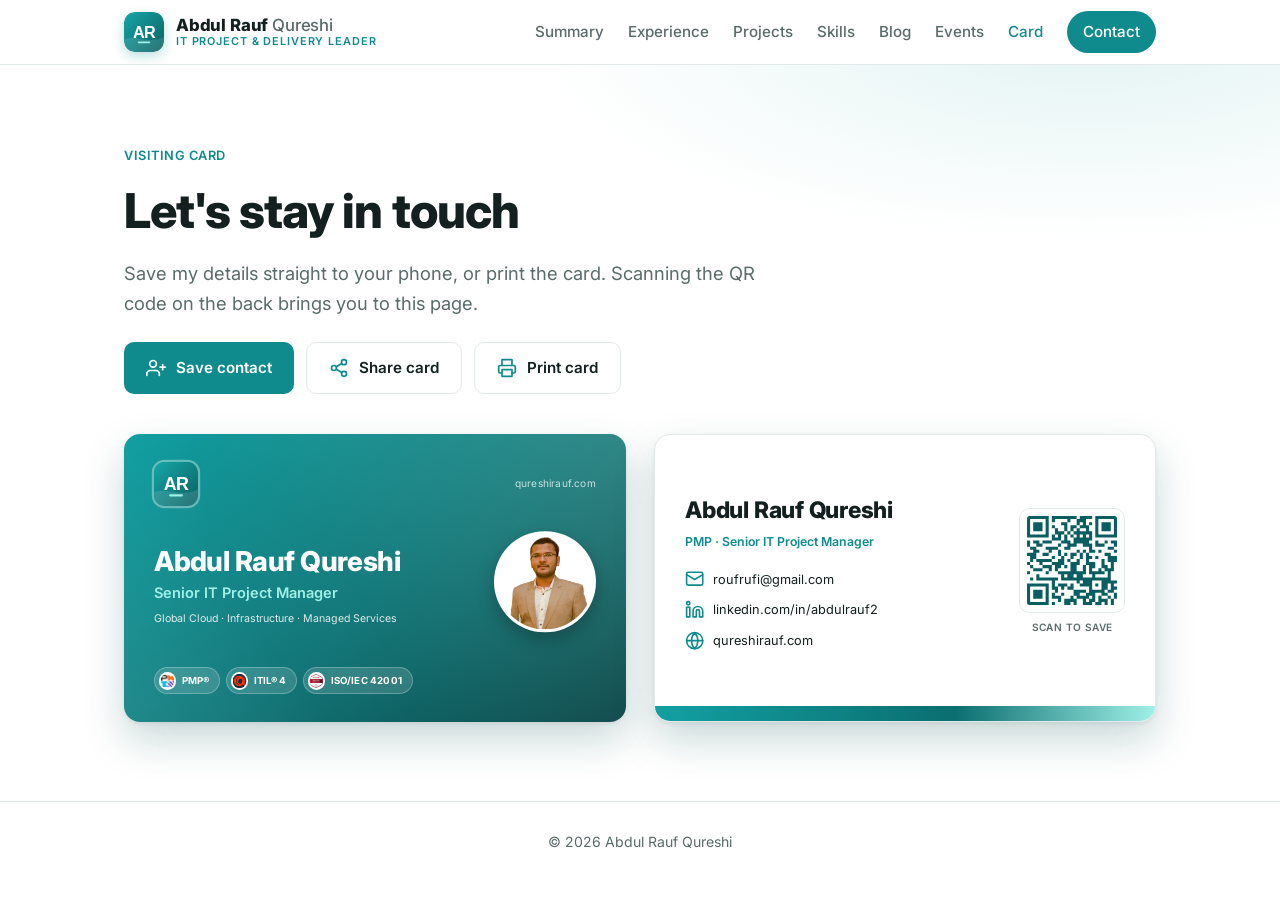
<file: card.html>
<!doctype html>
<html lang="en">
<head>
  <meta charset="utf-8">
  <meta name="viewport" content="width=device-width, initial-scale=1">
  <title>Visiting Card | Abdul Rauf Qureshi</title>
  <meta name="description" content="Digital visiting card for Abdul Rauf Qureshi, PMP. Senior IT Project Manager, global cloud, infrastructure and managed services.">
  <meta name="author" content="Abdul Rauf Qureshi">
  <meta property="og:title" content="Abdul Rauf Qureshi | Visiting Card">
  <meta property="og:description" content="Senior IT Project Manager | Global Cloud, Infrastructure & Managed Services. Save my contact in one tap.">
  <meta property="og:type" content="profile">
  <meta property="og:url" content="https://stingray-app-mof8k.ondigitalocean.app/card.html">
  <meta property="og:image" content="https://stingray-app-mof8k.ondigitalocean.app/card/card-preview.png">
  <meta property="og:image:width" content="1200">
  <meta property="og:image:height" content="630">
  <meta name="twitter:card" content="summary_large_image">
  <link rel="icon" href="mark.svg" type="image/svg+xml">
  <link rel="preconnect" href="https://fonts.googleapis.com">
  <link rel="preconnect" href="https://fonts.gstatic.com" crossorigin>
  <link href="https://fonts.googleapis.com/css2?family=Inter:wght@400;500;600;700;800&display=swap" rel="stylesheet">
  <link rel="stylesheet" href="styles.css">
</head>
<body class="card-page">
  <header class="nav">
    <div class="container nav-inner">
      <a href="index.html#top" class="brand" aria-label="Abdul Rauf Qureshi, home">
        <img class="brand-mark" src="mark.svg" alt="" width="40" height="40">
        <span class="brand-text">
          <span class="brand-name">Abdul Rauf <span>Qureshi</span></span>
          <span class="brand-tag">IT Project &amp; Delivery Leader</span>
        </span>
      </a>
      <button class="nav-toggle" type="button" aria-expanded="false" aria-controls="site-nav" aria-label="Open menu">
        <span></span><span></span><span></span>
      </button>
      <nav id="site-nav">
        <a href="index.html#summary">Summary</a>
        <a href="index.html#experience">Experience</a>
        <a href="index.html#projects">Projects</a>
        <a href="index.html#skills">Skills</a>
        <a href="blog.html">Blog</a>
        <a href="events.html">Events</a>
        <a href="card.html" aria-current="page">Card</a>
        <a href="index.html#contact" class="nav-cta">Contact</a>
      </nav>
    </div>
  </header>

  <main>
    <section class="section blog-hero card-hero">
      <div class="container">
        <p class="eyebrow">Visiting card</p>
        <h1 class="page-title">Let's stay in touch</h1>
        <p class="lead">Save my details straight to your phone, or print the card. Scanning the QR code on the back brings you to this page.</p>
        <div class="hero-actions">
          <a class="btn primary btn-with-icon" href="card/abdul-rauf-qureshi.vcf" download><svg class="btn-icon" viewBox="0 0 24 24" fill="none" stroke="currentColor" stroke-width="2" stroke-linecap="round" stroke-linejoin="round" aria-hidden="true"><path d="M16 21v-2a4 4 0 0 0-4-4H5a4 4 0 0 0-4 4v2"/><circle cx="8.5" cy="7" r="4"/><line x1="20" y1="8" x2="20" y2="14"/><line x1="23" y1="11" x2="17" y2="11"/></svg>Save contact</a>
          <button class="btn ghost btn-with-icon" type="button" id="share-btn"><svg class="btn-icon brand-card" viewBox="0 0 24 24" fill="none" stroke="currentColor" stroke-width="2" stroke-linecap="round" stroke-linejoin="round" aria-hidden="true"><circle cx="18" cy="5" r="3"/><circle cx="6" cy="12" r="3"/><circle cx="18" cy="19" r="3"/><line x1="8.6" y1="13.5" x2="15.4" y2="17.5"/><line x1="15.4" y1="6.5" x2="8.6" y2="10.5"/></svg>Share card</button>
          <a class="btn ghost btn-with-icon" href="#" onclick="window.print(); return false;"><svg class="btn-icon brand-card" viewBox="0 0 24 24" fill="none" stroke="currentColor" stroke-width="2" stroke-linecap="round" stroke-linejoin="round" aria-hidden="true"><polyline points="6 9 6 2 18 2 18 9"/><path d="M6 18H4a2 2 0 0 1-2-2v-5a2 2 0 0 1 2-2h16a2 2 0 0 1 2 2v5a2 2 0 0 1-2 2h-2"/><rect x="6" y="14" width="12" height="8"/></svg>Print card</a>
        </div>
        <div class="share-panel" id="share-panel" hidden>
          <p class="share-label">Share my card</p>
          <div class="share-link">
            <input id="share-url" type="text" readonly aria-label="Card link">
            <button class="btn primary btn-with-icon" type="button" id="copy-btn"><svg class="btn-icon" viewBox="0 0 24 24" fill="none" stroke="currentColor" stroke-width="2" stroke-linecap="round" stroke-linejoin="round" aria-hidden="true"><rect x="9" y="9" width="13" height="13" rx="2"/><path d="M5 15H4a2 2 0 0 1-2-2V4a2 2 0 0 1 2-2h9a2 2 0 0 1 2 2v1"/></svg>Copy link</button>
          </div>
          <div class="share-targets">
            <a id="share-wa" target="_blank" rel="noopener"><svg class="share-icon brand-wa" viewBox="0 0 24 24" aria-hidden="true"><path fill="currentColor" d="M17.47 14.38c-.3-.15-1.76-.87-2.03-.97-.27-.1-.47-.15-.67.15-.2.3-.77.97-.94 1.17-.17.2-.35.22-.65.07-.3-.15-1.26-.46-2.4-1.48-.89-.79-1.49-1.77-1.66-2.07-.17-.3-.02-.46.13-.61.13-.13.3-.35.45-.52.15-.17.2-.3.3-.5.1-.2.05-.37-.02-.52-.08-.15-.67-1.62-.92-2.22-.24-.58-.49-.5-.67-.51h-.57c-.2 0-.52.07-.79.37-.27.3-1.04 1.02-1.04 2.48 0 1.46 1.06 2.87 1.21 3.07.15.2 2.1 3.2 5.08 4.49.71.31 1.26.49 1.69.63.71.22 1.36.19 1.87.12.57-.09 1.76-.72 2.01-1.41.25-.69.25-1.29.17-1.41-.07-.12-.27-.2-.57-.35zM12.05 21.5h-.01a9.4 9.4 0 0 1-4.8-1.31l-.34-.2-3.57.94.95-3.48-.22-.36a9.43 9.43 0 0 1-1.44-5.02c0-5.2 4.24-9.44 9.45-9.44 2.52 0 4.89.98 6.68 2.77a9.38 9.38 0 0 1 2.76 6.68c0 5.21-4.24 9.44-9.44 9.44zm8.04-17.48A11.3 11.3 0 0 0 12.05.7C5.78.7.68 5.8.68 12.06c0 2 .52 3.96 1.52 5.68L.58 23.3l5.7-1.5a11.33 11.33 0 0 0 5.77 1.47h.01c6.26 0 11.36-5.1 11.36-11.36 0-3.03-1.18-5.89-3.33-8.03z"/></svg>WhatsApp</a>
            <a id="share-li" target="_blank" rel="noopener"><svg class="share-icon brand-li" viewBox="0 0 24 24" aria-hidden="true"><path fill="currentColor" d="M20.447 20.452h-3.554v-5.569c0-1.328-.027-3.037-1.852-3.037-1.853 0-2.136 1.445-2.136 2.939v5.667H9.351V9h3.414v1.561h.046c.477-.889 1.637-1.828 3.37-1.828 3.601 0 4.267 2.37 4.267 5.455v6.286zM5.337 7.433a2.062 2.062 0 0 1-2.063-2.065 2.064 2.064 0 1 1 2.063 2.065zm1.782 13.019H3.555V9h3.564v11.452zM22.225 0H1.771C.792 0 0 .774 0 1.729v20.542C0 23.227.792 24 1.771 24h20.451C23.2 24 24 23.227 24 22.271V1.729C24 .774 23.2 0 22.222 0h.003z"/></svg>LinkedIn</a>
            <a id="share-mail"><svg class="share-icon" viewBox="0 0 24 24" fill="none" stroke="currentColor" stroke-width="2" stroke-linecap="round" stroke-linejoin="round" aria-hidden="true"><rect x="2" y="4" width="20" height="16" rx="2"/><path d="m22 7-10 6L2 7"/></svg>Email</a>
            <button type="button" id="share-native" hidden><svg class="share-icon" viewBox="0 0 24 24" fill="none" stroke="currentColor" stroke-width="2" stroke-linecap="round" stroke-linejoin="round" aria-hidden="true"><circle cx="12" cy="12" r="1"/><circle cx="19" cy="12" r="1"/><circle cx="5" cy="12" r="1"/></svg>More options</button>
          </div>
          <p class="share-status" id="share-status" role="status" aria-live="polite"></p>
        </div>
      </div>
    </section>

    <section class="section blog-list">
      <div class="container vcards">
        <!-- Front -->
        <article class="vcard vcard-front" aria-label="Visiting card, front">
          <div class="vc-top">
            <img class="vc-mark" src="mark.svg" alt="" width="48" height="48">
            <span class="vc-web">qureshirauf.com</span>
          </div>
          <img class="vc-photo" src="profile.webp" alt="Abdul Rauf Qureshi" width="720" height="720">
          <div class="vc-id">
            <h2 class="vc-name">Abdul Rauf Qureshi</h2>
            <p class="vc-title">Senior IT Project Manager</p>
            <p class="vc-sub">Global Cloud · Infrastructure · Managed Services</p>
          </div>
          <ul class="vc-certs">
            <li><img src="logos/pmi.png" alt="">PMP®</li>
            <li><img src="logos/peoplecert.png" alt="">ITIL® 4</li>
            <li><img src="logos/pecb-iso-42001.png" alt="">ISO/IEC 42001</li>
          </ul>
        </article>

        <!-- Back -->
        <article class="vcard vcard-back" aria-label="Visiting card, back">
          <div class="vc-contact">
            <p class="vc-back-name">Abdul Rauf Qureshi</p>
            <p class="vc-back-title">PMP · Senior IT Project Manager</p>
            <ul>
              <li>
                <svg viewBox="0 0 24 24" fill="none" stroke="currentColor" stroke-width="2" stroke-linecap="round" stroke-linejoin="round" aria-hidden="true"><rect x="2" y="4" width="20" height="16" rx="2"/><path d="m22 7-10 6L2 7"/></svg>
                <a href="mailto:roufrufi@gmail.com">roufrufi@gmail.com</a>
              </li>
              <li>
                <svg viewBox="0 0 24 24" fill="none" stroke="currentColor" stroke-width="2" stroke-linecap="round" stroke-linejoin="round" aria-hidden="true"><path d="M16 8a6 6 0 0 1 6 6v7h-4v-7a2 2 0 0 0-4 0v7h-4v-7a6 6 0 0 1 6-6z"/><rect x="2" y="9" width="4" height="12"/><circle cx="4" cy="4" r="2"/></svg>
                <a href="https://www.linkedin.com/in/abdulrauf2/" target="_blank" rel="noopener">linkedin.com/in/abdulrauf2</a>
              </li>
              <li>
                <svg viewBox="0 0 24 24" fill="none" stroke="currentColor" stroke-width="2" stroke-linecap="round" stroke-linejoin="round" aria-hidden="true"><circle cx="12" cy="12" r="10"/><path d="M2 12h20M12 2a15.3 15.3 0 0 1 4 10 15.3 15.3 0 0 1-4 10 15.3 15.3 0 0 1-4-10 15.3 15.3 0 0 1 4-10z"/></svg>
                <a href="https://qureshirauf.com/">qureshirauf.com</a>
              </li>
            </ul>
          </div>
          <figure class="vc-qr">
            <img src="card/qr.svg" alt="QR code linking to this visiting card" width="132" height="132">
            <figcaption>Scan to save</figcaption>
          </figure>
        </article>
      </div>
    </section>
  </main>

  <footer class="footer">
    <div class="container">© <span id="year">2026</span> Abdul Rauf Qureshi</div>
  </footer>

  <script>document.getElementById('year').textContent = new Date().getFullYear();</script>
  <script>
    (function () {
      var url = location.protocol.indexOf('http') === 0 ? location.origin + '/card.html' : 'https://qureshirauf.com/card.html';
      var title = 'Abdul Rauf Qureshi | Visiting Card';
      var text = 'Abdul Rauf Qureshi, PMP. Senior IT Project Manager, global cloud, infrastructure and managed services.';
      var panel = document.getElementById('share-panel'), status = document.getElementById('share-status');
      var input = document.getElementById('share-url');
      input.value = url;
      document.getElementById('share-wa').href = 'https://wa.me/?text=' + encodeURIComponent(text + ' ' + url);
      document.getElementById('share-li').href = 'https://www.linkedin.com/sharing/share-offsite/?url=' + encodeURIComponent(url);
      document.getElementById('share-mail').href = 'mailto:?subject=' + encodeURIComponent(title) + '&body=' + encodeURIComponent(text + String.fromCharCode(10, 10) + url);
      document.getElementById('share-btn').addEventListener('click', function () { panel.hidden = !panel.hidden; });
      var nat = document.getElementById('share-native');
      if (navigator.share) {
        nat.hidden = false;
        nat.addEventListener('click', function () { navigator.share({ title: title, text: text, url: url }).catch(function () {}); });
      }
      document.getElementById('copy-btn').addEventListener('click', function () {
        function done() { status.textContent = 'Link copied'; setTimeout(function () { status.textContent = ''; }, 2500); }
        if (navigator.clipboard && window.isSecureContext) {
          navigator.clipboard.writeText(url).then(done, function () { input.select(); document.execCommand('copy'); done(); });
        } else { input.select(); document.execCommand('copy'); done(); }
      });
    })();
  </script>
  <script>
    (function () {
      var header = document.querySelector('.nav'), btn = header.querySelector('.nav-toggle');
      function set(open) { header.classList.toggle('nav-open', open); btn.setAttribute('aria-expanded', open); btn.setAttribute('aria-label', open ? 'Close menu' : 'Open menu'); }
      btn.addEventListener('click', function () { set(!header.classList.contains('nav-open')); });
      header.querySelectorAll('#site-nav a').forEach(function (a) { a.addEventListener('click', function () { set(false); }); });
      document.addEventListener('keydown', function (e) { if (e.key === 'Escape') set(false); });
    })();
  </script>
</body>
</html>
</file>
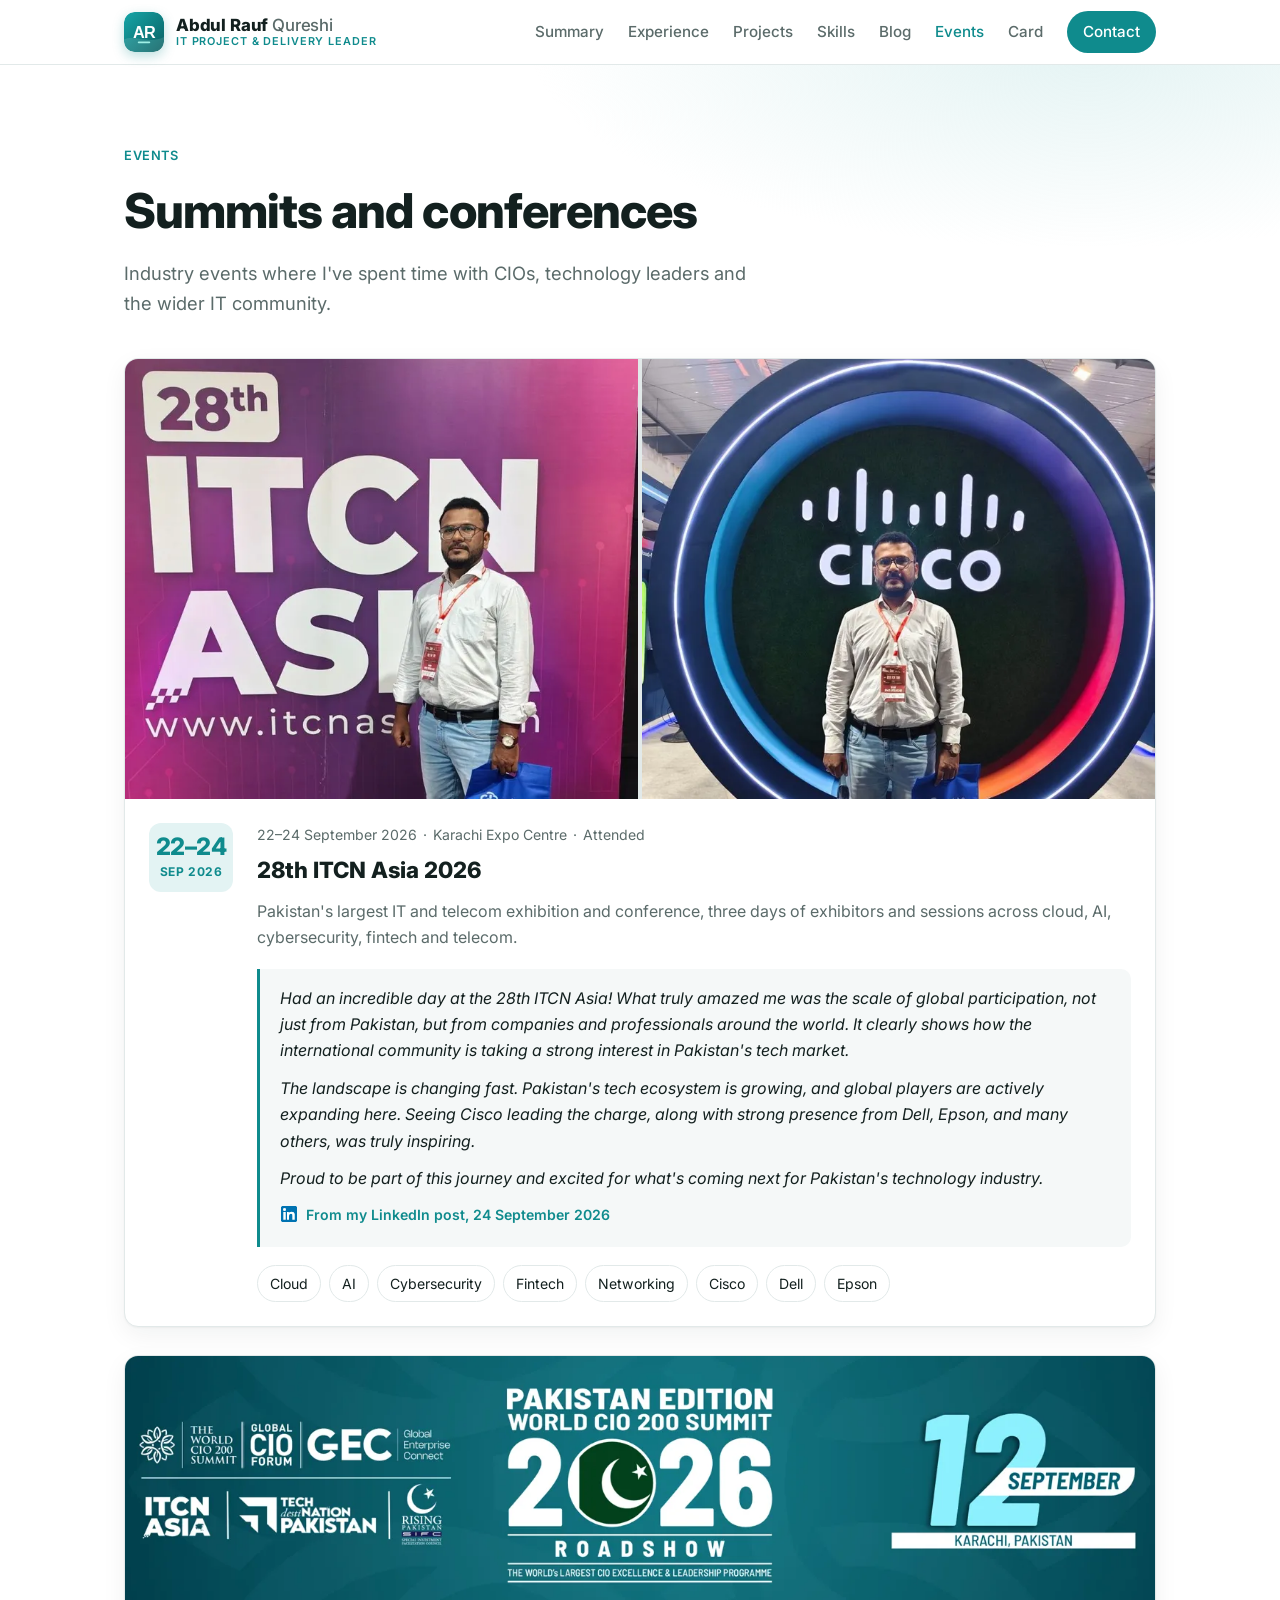
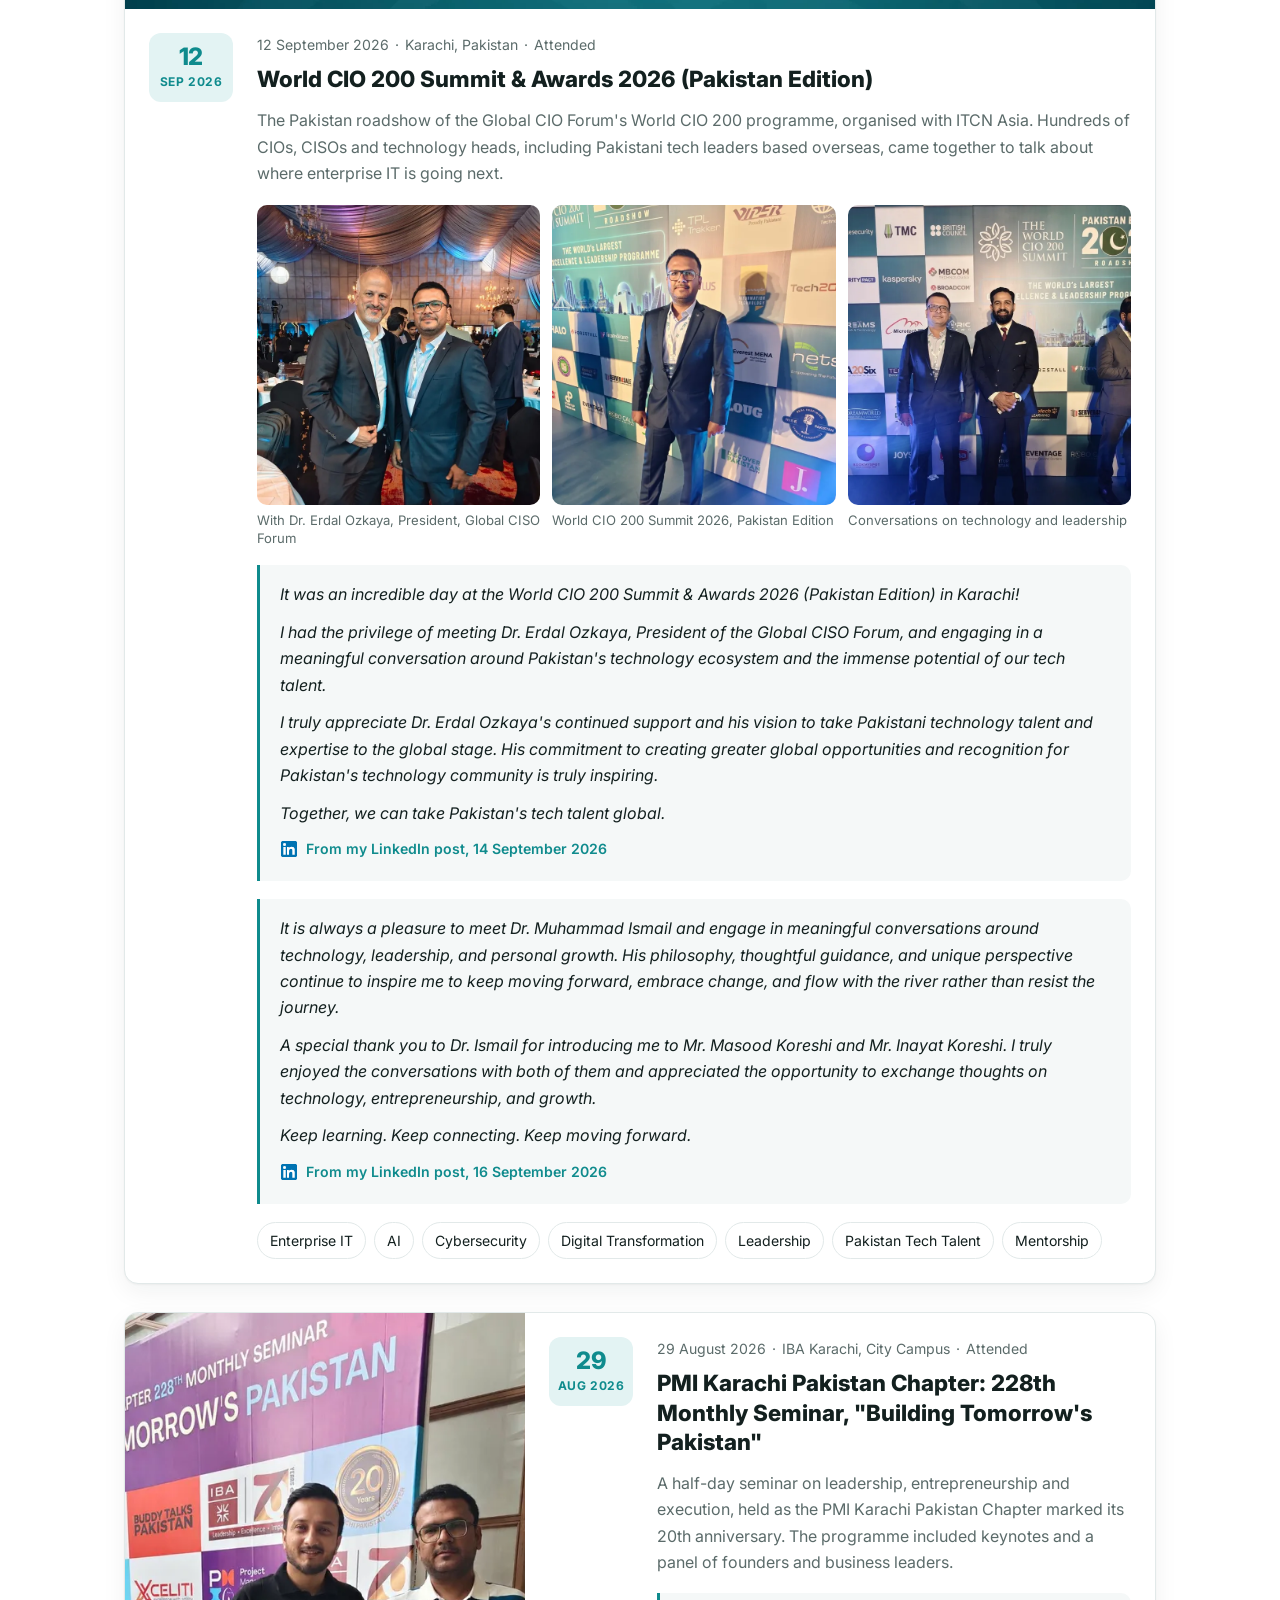
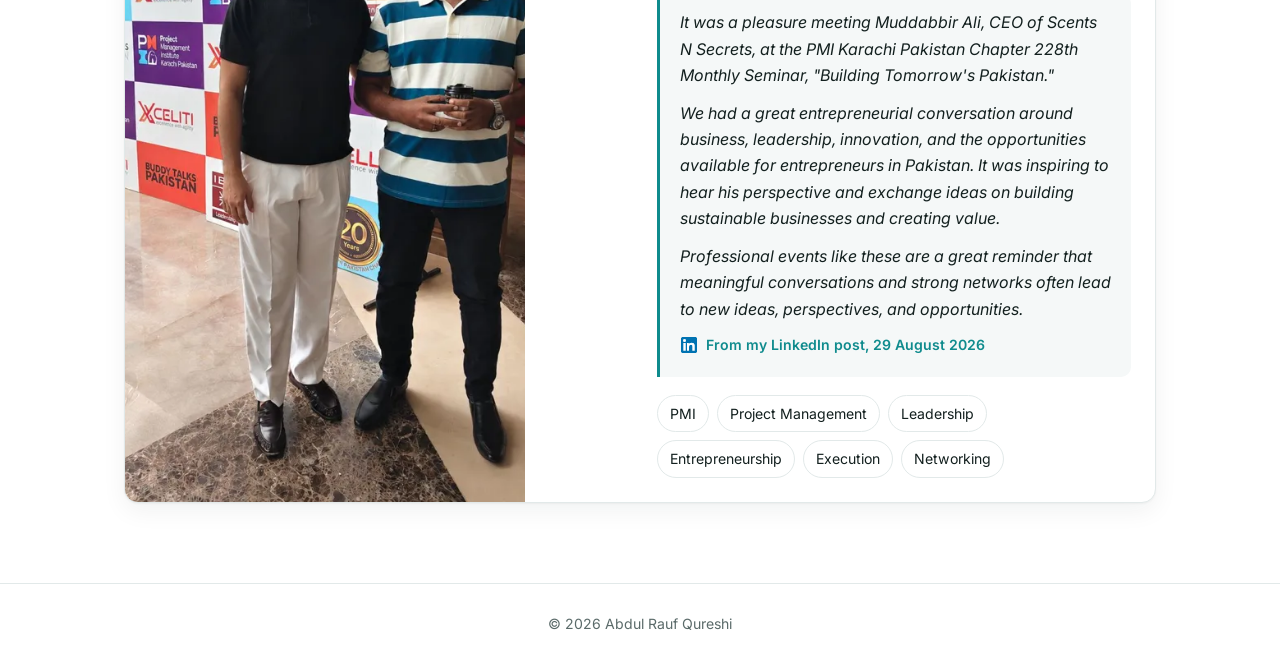
<file: events.html>
<!doctype html>
<html lang="en">
<head>
  <meta charset="utf-8">
  <meta name="viewport" content="width=device-width, initial-scale=1">
  <title>Events | Abdul Rauf Qureshi</title>
  <meta name="description" content="Industry events Abdul Rauf Qureshi has taken part in, including the World CIO 200 Summit 2026 (Pakistan Edition) and ITCN Asia 2026 in Karachi.">
  <meta name="author" content="Abdul Rauf Qureshi">
  <meta property="og:title" content="Events | Abdul Rauf Qureshi">
  <meta property="og:description" content="World CIO 200 Summit 2026 (Pakistan Edition) and ITCN Asia 2026, Karachi.">
  <meta property="og:type" content="website">
  <link rel="icon" href="mark.svg" type="image/svg+xml">
  <link rel="preconnect" href="https://fonts.googleapis.com">
  <link rel="preconnect" href="https://fonts.gstatic.com" crossorigin>
  <link href="https://fonts.googleapis.com/css2?family=Inter:wght@400;500;600;700;800&display=swap" rel="stylesheet">
  <link rel="stylesheet" href="styles.css">
</head>
<body>
  <header class="nav">
    <div class="container nav-inner">
      <a href="index.html#top" class="brand" aria-label="Abdul Rauf Qureshi, home">
        <img class="brand-mark" src="mark.svg" alt="" width="40" height="40">
        <span class="brand-text">
          <span class="brand-name">Abdul Rauf <span>Qureshi</span></span>
          <span class="brand-tag">IT Project &amp; Delivery Leader</span>
        </span>
      </a>
      <button class="nav-toggle" type="button" aria-expanded="false" aria-controls="site-nav" aria-label="Open menu">
        <span></span><span></span><span></span>
      </button>
      <nav id="site-nav">
        <a href="index.html#summary">Summary</a>
        <a href="index.html#experience">Experience</a>
        <a href="index.html#projects">Projects</a>
        <a href="index.html#skills">Skills</a>
        <a href="blog.html">Blog</a>
        <a href="events.html" aria-current="page">Events</a>
        <a href="card.html">Card</a>
        <a href="index.html#contact" class="nav-cta">Contact</a>
      </nav>
    </div>
  </header>

  <main>
    <section class="section blog-hero">
      <div class="container">
        <p class="eyebrow">Events</p>
        <h1 class="page-title">Summits and conferences</h1>
        <p class="lead">Industry events where I've spent time with CIOs, technology leaders and the wider IT community.</p>
      </div>
    </section>

    <section class="section blog-list">
      <div class="container events">
        <article class="event">
          <div class="event-photos">
            <img src="events/itcn-asia-2026-1.webp" alt="Abdul Rauf Qureshi at the 28th ITCN Asia backdrop" width="720" height="960" loading="lazy">
            <img src="events/itcn-asia-2026-cisco.webp" alt="Abdul Rauf Qureshi at the Cisco stand, ITCN Asia 2026" width="720" height="960" loading="lazy">
          </div>
          <div class="event-body">
            <div class="event-date" aria-hidden="true"><span>22–24</span>Sep 2026</div>
            <div>
              <p class="post-meta">
                <time datetime="2026-09-22">22–24 September 2026</time>
                <span aria-hidden="true">·</span> Karachi Expo Centre
                <span aria-hidden="true">·</span> Attended
              </p>
              <h2 class="post-title">28th ITCN Asia 2026</h2>
              <p>Pakistan's largest IT and telecom exhibition and conference, three days of exhibitors and sessions across cloud, AI, cybersecurity, fintech and telecom.</p>
              <blockquote class="event-quote">
                <p>Had an incredible day at the 28th ITCN Asia! What truly amazed me was the scale of global participation, not just from Pakistan, but from companies and professionals around the world. It clearly shows how the international community is taking a strong interest in Pakistan's tech market.</p>
                <p>The landscape is changing fast. Pakistan's tech ecosystem is growing, and global players are actively expanding here. Seeing Cisco leading the charge, along with strong presence from Dell, Epson, and many others, was truly inspiring.</p>
                <p>Proud to be part of this journey and excited for what's coming next for Pakistan's technology industry.</p>
                <footer><a href="https://www.linkedin.com/posts/abdulrauf2_itcnasia-pakistantech-cisco-ugcPost-7508772786618707969-kICq/" target="_blank" rel="noopener"><img src="logos/linkedin.png" alt="" width="18" height="18"> From my LinkedIn post, 24 September 2026</a></footer>
              </blockquote>
              <ul class="chips event-tags">
                <li>Cloud</li><li>AI</li><li>Cybersecurity</li><li>Fintech</li><li>Networking</li><li>Cisco</li><li>Dell</li><li>Epson</li>
              </ul>
            </div>
          </div>
        </article>

        <article class="event">
          <a class="event-cover" href="https://itcnasia.com/karachi/cio-registration.php" target="_blank" rel="noopener">
            <img src="events/world-cio-200-pakistan-2026.webp" alt="World CIO 200 Summit 2026, Pakistan Edition, 12 September, Karachi" width="1400" height="344">
          </a>
          <div class="event-body">
            <div class="event-date" aria-hidden="true"><span>12</span>Sep 2026</div>
            <div>
              <p class="post-meta">
                <time datetime="2026-09-12">12 September 2026</time>
                <span aria-hidden="true">·</span> Karachi, Pakistan
                <span aria-hidden="true">·</span> Attended
              </p>
              <h2 class="post-title">World CIO 200 Summit &amp; Awards 2026 (Pakistan Edition)</h2>
              <p>The Pakistan roadshow of the Global CIO Forum's World CIO 200 programme, organised with ITCN Asia. Hundreds of CIOs, CISOs and technology heads, including Pakistani tech leaders based overseas, came together to talk about where enterprise IT is going next.</p>
              <div class="event-gallery">
                <figure><img src="events/cio200-2026-erdal-ozkaya.webp" alt="Abdul Rauf Qureshi with Dr. Erdal Ozkaya at the World CIO 200 Summit, Karachi" width="720" height="960" loading="lazy"><figcaption>With Dr. Erdal Ozkaya, President, Global CISO Forum</figcaption></figure>
                <figure><img src="events/cio200-2026-summit.webp" alt="Abdul Rauf Qureshi at the World CIO 200 Summit 2026 backdrop" width="720" height="960" loading="lazy"><figcaption>World CIO 200 Summit 2026, Pakistan Edition</figcaption></figure>
                <figure><img src="events/cio200-2026-networking.webp" alt="Abdul Rauf Qureshi networking at the World CIO 200 Summit" width="720" height="960" loading="lazy"><figcaption>Conversations on technology and leadership</figcaption></figure>
              </div>
              <blockquote class="event-quote">
                <p>It was an incredible day at the World CIO 200 Summit &amp; Awards 2026 (Pakistan Edition) in Karachi!</p>
                <p>I had the privilege of meeting Dr. Erdal Ozkaya, President of the Global CISO Forum, and engaging in a meaningful conversation around Pakistan's technology ecosystem and the immense potential of our tech talent.</p>
                <p>I truly appreciate Dr. Erdal Ozkaya's continued support and his vision to take Pakistani technology talent and expertise to the global stage. His commitment to creating greater global opportunities and recognition for Pakistan's technology community is truly inspiring.</p>
                <p>Together, we can take Pakistan's tech talent global.</p>
                <footer><a href="https://www.linkedin.com/posts/abdulrauf2_worldcio200-cio-ciso-ugcPost-7505112956565831680-bfKz/" target="_blank" rel="noopener"><img src="logos/linkedin.png" alt="" width="18" height="18"> From my LinkedIn post, 14 September 2026</a></footer>
              </blockquote>
              <blockquote class="event-quote">
                <p>It is always a pleasure to meet Dr. Muhammad Ismail and engage in meaningful conversations around technology, leadership, and personal growth. His philosophy, thoughtful guidance, and unique perspective continue to inspire me to keep moving forward, embrace change, and flow with the river rather than resist the journey.</p>
                <p>A special thank you to Dr. Ismail for introducing me to Mr. Masood Koreshi and Mr. Inayat Koreshi. I truly enjoyed the conversations with both of them and appreciated the opportunity to exchange thoughts on technology, entrepreneurship, and growth.</p>
                <p>Keep learning. Keep connecting. Keep moving forward.</p>
                <footer><a href="https://www.linkedin.com/posts/abdulrauf2_networking-tech-mentorship-share-7505868912824049664-xu1P/" target="_blank" rel="noopener"><img src="logos/linkedin.png" alt="" width="18" height="18"> From my LinkedIn post, 16 September 2026</a></footer>
              </blockquote>
              <ul class="chips event-tags">
                <li>Enterprise IT</li><li>AI</li><li>Cybersecurity</li><li>Digital Transformation</li><li>Leadership</li><li>Pakistan Tech Talent</li><li>Mentorship</li>
              </ul>
            </div>
          </div>
        </article>

        <article class="event event-split">
          <figure class="event-side-photo">
            <img src="events/pmi-karachi-228-seminar.webp" alt="Abdul Rauf Qureshi with Muddabbir Ali at the PMI Karachi 228th Monthly Seminar" width="720" height="960" loading="lazy">
          </figure>
          <div class="event-body">
            <div class="event-date" aria-hidden="true"><span>29</span>Aug 2026</div>
            <div>
              <p class="post-meta">
                <time datetime="2026-08-29">29 August 2026</time>
                <span aria-hidden="true">·</span> IBA Karachi, City Campus
                <span aria-hidden="true">·</span> Attended
              </p>
              <h2 class="post-title">PMI Karachi Pakistan Chapter: 228th Monthly Seminar, "Building Tomorrow's Pakistan"</h2>
              <p>A half-day seminar on leadership, entrepreneurship and execution, held as the PMI Karachi Pakistan Chapter marked its 20th anniversary. The programme included keynotes and a panel of founders and business leaders.</p>
              <blockquote class="event-quote">
                <p>It was a pleasure meeting Muddabbir Ali, CEO of Scents N Secrets, at the PMI Karachi Pakistan Chapter 228th Monthly Seminar, "Building Tomorrow's Pakistan."</p>
                <p>We had a great entrepreneurial conversation around business, leadership, innovation, and the opportunities available for entrepreneurs in Pakistan. It was inspiring to hear his perspective and exchange ideas on building sustainable businesses and creating value.</p>
                <p>Professional events like these are a great reminder that meaningful conversations and strong networks often lead to new ideas, perspectives, and opportunities.</p>
                <footer><a href="https://www.linkedin.com/posts/abdulrauf2_pmi-pmikarachi-entrepreneurship-share-7499435330106785792-3Rba/" target="_blank" rel="noopener"><img src="logos/linkedin.png" alt="" width="18" height="18"> From my LinkedIn post, 29 August 2026</a></footer>
              </blockquote>
              <ul class="chips event-tags">
                <li>PMI</li><li>Project Management</li><li>Leadership</li><li>Entrepreneurship</li><li>Execution</li><li>Networking</li>
              </ul>
            </div>
          </div>
        </article>
      </div>
    </section>
  </main>

  <footer class="footer">
    <div class="container">© <span id="year">2026</span> Abdul Rauf Qureshi</div>
  </footer>

  <script>document.getElementById('year').textContent = new Date().getFullYear();</script>
  <script>
    (function () {
      var header = document.querySelector('.nav'), btn = header.querySelector('.nav-toggle');
      function set(open) { header.classList.toggle('nav-open', open); btn.setAttribute('aria-expanded', open); btn.setAttribute('aria-label', open ? 'Close menu' : 'Open menu'); }
      btn.addEventListener('click', function () { set(!header.classList.contains('nav-open')); });
      header.querySelectorAll('#site-nav a').forEach(function (a) { a.addEventListener('click', function () { set(false); }); });
      document.addEventListener('keydown', function (e) { if (e.key === 'Escape') set(false); });
    })();
  </script>
</body>
</html>
</file>
<file: styles.css>
:root {
  --bg: #ffffff;
  --bg-alt: #f5f8f8;
  --surface: #ffffff;
  --text: #13201f;
  --muted: #5b6b6a;
  --border: #e2e9e9;
  --accent: #0f8b8d;
  --accent-strong: #0b6e70;
  --accent-soft: #e3f3f3;
  --shadow: 0 1px 2px rgba(16, 32, 31, .04), 0 8px 24px rgba(16, 32, 31, .06);
  --radius: 14px;
  --max: 1080px;
}

@media (prefers-color-scheme: dark) {
  :root {
    --bg: #0c1414;
    --bg-alt: #111c1c;
    --surface: #152222;
    --text: #e6eeee;
    --muted: #9db0af;
    --border: #213333;
    --accent: #3cc4c6;
    --accent-strong: #6ad6d8;
    --accent-soft: #163536;
    --shadow: 0 1px 2px rgba(0, 0, 0, .3), 0 8px 24px rgba(0, 0, 0, .3);
  }
}

*, *::before, *::after { box-sizing: border-box; }
html { scroll-behavior: smooth; scroll-padding-top: 72px; }
body {
  margin: 0;
  font-family: "Inter", system-ui, -apple-system, "Segoe UI", Roboto, sans-serif;
  background: var(--bg);
  color: var(--text);
  line-height: 1.65;
  -webkit-font-smoothing: antialiased;
}
a { color: var(--accent); text-decoration: none; }
a:hover { color: var(--accent-strong); }
h1, h2, h3, h4 { line-height: 1.2; margin: 0; }
p { margin: 0 0 1em; }

.container { max-width: var(--max); margin: 0 auto; padding: 0 24px; }

/* Nav */
.nav {
  position: sticky; top: 0; z-index: 10;
  background: color-mix(in srgb, var(--bg) 85%, transparent);
  backdrop-filter: saturate(160%) blur(10px);
  border-bottom: 1px solid var(--border);
}
.nav-inner { display: flex; align-items: center; justify-content: space-between; height: 64px; }
.brand { display: flex; align-items: center; gap: 12px; color: var(--text); }
.brand:hover { color: var(--text); }
.brand-mark {
  width: 40px; height: 40px; border-radius: 11px; flex: none;
  box-shadow: 0 4px 12px rgba(15, 139, 141, .28);
  transition: transform .2s;
}
.brand:hover .brand-mark { transform: rotate(-6deg) scale(1.05); }
.brand-text { display: flex; flex-direction: column; line-height: 1.15; }
.nav-toggle {
  display: none; flex-direction: column; justify-content: center; gap: 5px;
  width: 44px; height: 44px; padding: 0 11px; margin-left: 8px;
  background: none; border: 1px solid var(--border); border-radius: 10px; cursor: pointer;
}
.nav-toggle span { display: block; height: 2px; border-radius: 2px; background: var(--text); transition: transform .2s, opacity .2s; }
.nav.nav-open .nav-toggle span:nth-child(1) { transform: translateY(7px) rotate(45deg); }
.nav.nav-open .nav-toggle span:nth-child(2) { opacity: 0; }
.nav.nav-open .nav-toggle span:nth-child(3) { transform: translateY(-7px) rotate(-45deg); }
.brand-name { font-weight: 800; font-size: 1.05rem; letter-spacing: -.01em; }
.brand-name span { font-weight: 500; color: var(--muted); }
.brand-tag {
  font-size: .68rem; font-weight: 600; letter-spacing: .08em;
  text-transform: uppercase; color: var(--accent);
}
.nav nav { display: flex; gap: 24px; align-items: center; }
.nav nav a { color: var(--muted); font-weight: 500; font-size: .95rem; }
.nav nav a:hover { color: var(--text); }
.nav nav a.nav-cta {
  color: #fff; background: var(--accent); padding: 8px 16px; border-radius: 999px;
}
.nav nav a.nav-cta:hover { background: var(--accent-strong); color: #fff; }

/* Hero */
.hero {
  padding: 96px 0 72px;
  background:
    radial-gradient(800px 400px at 85% -10%, var(--accent-soft), transparent 70%),
    var(--bg);
}
.hero-top { display: grid; grid-template-columns: 1fr auto; gap: 48px; align-items: center; }
.hero-photo {
  width: 300px; height: 300px; object-fit: cover; object-position: 50% 15%;
  border-radius: 50%; border: 6px solid var(--surface); background: var(--accent);
  box-shadow: 0 0 0 2px var(--accent), var(--shadow);
}
.eyebrow {
  color: var(--accent); font-weight: 600; letter-spacing: .04em;
  text-transform: uppercase; font-size: .8rem; margin-bottom: 16px;
}
.certs-row { list-style: none; padding: 0; margin-top: 0; display: flex; flex-wrap: wrap; gap: 8px 10px; }
.certs-row li {
  display: inline-flex; align-items: center; gap: 8px;
  background: var(--surface); border: 1px solid var(--border);
  border-radius: 999px; padding: 4px 12px 4px 4px;
}
.certs-row img {
  width: 24px; height: 24px; object-fit: contain;
  background: #fff; border-radius: 50%; padding: 2px;
}
.hero h1 { font-size: clamp(2.4rem, 6vw, 4rem); font-weight: 800; letter-spacing: -.02em; }
.role { font-size: clamp(1.05rem, 2.2vw, 1.3rem); font-weight: 600; color: var(--accent); margin: 12px 0 0; }
.lead { font-size: clamp(1rem, 1.8vw, 1.15rem); color: var(--muted); max-width: 640px; margin: 18px 0 14px; }
.contact-line { display: flex; flex-wrap: wrap; gap: 8px; font-size: .95rem; color: var(--muted); margin-bottom: 28px; }
.hero-actions { display: flex; flex-wrap: wrap; gap: 12px; }
.btn {
  display: inline-block; padding: 12px 22px; border-radius: 10px;
  font-weight: 600; font-size: .95rem; transition: background .15s, border-color .15s, color .15s;
  overflow-wrap: anywhere;
}
.btn.primary { background: var(--accent); color: #fff; }
.btn.primary:hover { background: var(--accent-strong); color: #fff; }
.btn.ghost { border: 1px solid var(--border); color: var(--text); background: var(--surface); }
.btn.ghost:hover { border-color: var(--accent); color: var(--accent); }

.stats {
  display: grid; grid-template-columns: repeat(4, 1fr); gap: 16px;
  margin: 56px 0 0; padding: 0;
}
.stats div {
  background: var(--surface); border: 1px solid var(--border);
  border-radius: var(--radius); padding: 20px; box-shadow: var(--shadow);
}
.stats dt { font-size: 1.8rem; font-weight: 800; color: var(--accent); }
.stats dd { margin: 4px 0 0; color: var(--muted); font-size: .9rem; }
.stat-note { display: block; margin-top: 4px; font-size: .78rem; font-weight: 700; letter-spacing: .06em; color: var(--accent); }

/* Sections */
.section { padding: 80px 0; }
.section.alt { background: var(--bg-alt); }
.section-title {
  font-size: 1.75rem; font-weight: 800; letter-spacing: -.01em; margin-bottom: 32px;
}
.two-col { display: grid; grid-template-columns: 220px 1fr; gap: 32px; }
.two-col p { font-size: 1.08rem; color: var(--text); text-align: justify; hyphens: auto; }

/* Timeline */
.timeline { list-style: none; margin: 0; padding: 0; position: relative; }
.timeline > li {
  display: grid; grid-template-columns: 180px 1fr; gap: 32px;
  padding-bottom: 36px; position: relative;
}
.timeline > li:last-child { padding-bottom: 0; }
.when { color: var(--muted); font-size: .9rem; font-weight: 500; padding-top: 3px; }
.what {
  border-left: 2px solid var(--border); padding-left: 28px; position: relative;
}
.what::before {
  content: ""; position: absolute; left: -7px; top: 6px;
  width: 12px; height: 12px; border-radius: 50%;
  background: var(--bg-alt); border: 2px solid var(--accent);
}
.timeline > li:first-child .what::before { background: var(--accent); }
/* Organization logos: always on a white tile so dark marks stay visible in dark mode */
.logo {
  flex: none; width: 56px; height: 56px; border-radius: 12px;
  background: #fff; border: 1px solid var(--border);
  display: grid; place-items: center; padding: 7px; overflow: hidden;
}
.logo img { max-width: 100%; max-height: 100%; object-fit: contain; }
.logo.initials { background: var(--accent-soft); color: var(--accent); font-weight: 800; font-size: .95rem; letter-spacing: .02em; }
.job-head { display: flex; gap: 14px; align-items: center; margin-bottom: 10px; }
.job-head .logo { width: 124px; padding: 8px 10px; }
.job-head .logo img { max-height: 38px; }
@media (max-width: 640px) { .job-head .logo { width: 88px; height: 48px; } }
.job-head .org { margin-bottom: 0; }
.card-logo {
  display: block; height: 52px; max-width: 170px; object-fit: contain; object-position: left center;
  background: #fff; border-radius: 10px; padding: 8px 12px; margin-bottom: 14px; box-sizing: content-box;
}
.what h3 { font-size: 1.15rem; font-weight: 700; }
.org { color: var(--accent); font-weight: 500; font-size: .95rem; margin: 4px 0 10px; }
.what ul { margin: 0; padding-left: 18px; color: var(--muted); }
.what li { margin-bottom: 4px; }

/* Project cards */
.cards { display: grid; grid-template-columns: repeat(6, 1fr); gap: 20px; }
.card {
  grid-column: span 2;
  background: var(--surface); border: 1px solid var(--border);
  border-radius: var(--radius); padding: 24px; box-shadow: var(--shadow);
  transition: transform .15s, border-color .15s;
}
.card:hover { transform: translateY(-2px); border-color: var(--accent); }
.card.featured { grid-column: span 3; }
.card-head { display: flex; justify-content: space-between; align-items: center; margin-bottom: 12px; gap: 8px; }
.tag {
  font-size: .75rem; font-weight: 600; color: var(--accent);
  background: var(--accent-soft); padding: 4px 10px; border-radius: 999px;
}
.value { font-weight: 800; font-size: 1.3rem; }
.card h3 { font-size: 1.15rem; margin-bottom: 10px; }
.card p, .card ul { color: var(--muted); font-size: .95rem; margin: 0; }
.card ul { padding-left: 18px; }
.card li { margin-bottom: 4px; }

/* Skills */
.sub-title { font-size: 1.05rem; font-weight: 700; margin: 48px 0 14px; }
.sub-title.first { margin-top: 0; }
.chips { list-style: none; padding: 0; margin: 0; display: flex; flex-wrap: wrap; gap: 8px; }
.chips li {
  background: var(--surface); border: 1px solid var(--border);
  padding: 6px 12px; border-radius: 999px; font-size: .88rem;
}
.skill-grid { display: grid; grid-template-columns: repeat(3, 1fr); gap: 16px; }
.skill-card {
  background: var(--surface); border: 1px solid var(--border);
  border-radius: var(--radius); padding: 20px; box-shadow: var(--shadow);
}
.skill-icon, .tech-icon {
  display: grid; place-items: center; width: 40px; height: 40px; border-radius: 10px;
  background: var(--accent-soft); color: var(--accent); margin-bottom: 12px;
}
.skill-icon svg, .tech-icon svg { width: 20px; height: 20px; }
.tech-icon { width: 34px; height: 34px; border-radius: 9px; margin-bottom: 10px; }
.tech-icon svg { width: 18px; height: 18px; }
.skill-card h4 { font-size: 1rem; margin-bottom: 6px; }
.skill-card p { margin: 0; font-size: .92rem; color: var(--muted); }
.skill-card .chips-sm { margin-top: 14px; gap: 6px; }
.chips-sm li { font-size: .8rem; padding: 4px 10px; background: var(--bg-alt); }
.ai-chips { margin-top: 16px; }
.skill-card, .tech-grid > div { transition: border-color .15s, transform .15s; }
.skill-card:hover, .tech-grid > div:hover { border-color: var(--accent); transform: translateY(-2px); }
.tech-grid { display: grid; grid-template-columns: repeat(auto-fit, minmax(280px, 1fr)); gap: 16px; }
.tech-grid > div {
  background: var(--surface); border: 1px solid var(--border);
  border-radius: var(--radius); padding: 18px;
}
.tech-grid h4 { font-size: .8rem; text-transform: uppercase; letter-spacing: .05em; color: var(--accent); margin-bottom: 8px; }
.tech-grid p { margin: 0; font-size: .92rem; }

/* Education / certs */
.cols { display: grid; grid-template-columns: 1fr 1fr; gap: 48px; }
.list { list-style: none; margin: 0; padding: 0; }
.list li { padding: 14px 0; border-bottom: 1px solid var(--border); display: flex; gap: 14px; align-items: center; }
.list li:first-child { padding-top: 0; }
.list li > div { display: flex; flex-direction: column; }
.list .logo { width: 48px; height: 48px; padding: 6px; }
.list span:not(.logo) { color: var(--muted); font-size: .92rem; }

/* Blog */
.nav nav a[aria-current="page"] { color: var(--accent); }
.section.blog-hero { padding-bottom: 20px; background: radial-gradient(800px 300px at 85% -10%, var(--accent-soft), transparent 70%), var(--bg); }
.page-title { font-size: clamp(2rem, 5vw, 3rem); font-weight: 800; letter-spacing: -.02em; max-width: 720px; }
.blog-hero .lead { margin-bottom: 0; }
.section.blog-list { padding-top: 20px; }
.post {
  display: grid; grid-template-columns: minmax(0, 5fr) minmax(0, 6fr); gap: 32px;
  background: var(--surface); border: 1px solid var(--border);
  border-radius: var(--radius); padding: 24px; box-shadow: var(--shadow);
}
.post-cover { display: block; border-radius: 10px; overflow: hidden; align-self: start; }
.post-cover img { display: block; width: 100%; height: auto; transition: transform .3s; }
.post-cover:hover img { transform: scale(1.03); }
.post-meta { display: flex; flex-wrap: wrap; gap: 6px; color: var(--muted); font-size: .88rem; margin-bottom: 8px; }
.post-title { font-size: 1.4rem; font-weight: 800; line-height: 1.3; margin-bottom: 14px; }
.post-title a { color: var(--text); }
.post-title a:hover { color: var(--accent); }
.post-body > p { color: var(--muted); }
.post-body h3 { font-size: 1rem; margin: 18px 0 8px; }
.post-points { margin: 0 0 24px; padding-left: 18px; color: var(--muted); }
.post-points li { margin-bottom: 6px; }
.post-points strong { color: var(--text); }

/* Events */
.events { display: grid; gap: 28px; }
.event {
  background: var(--surface); border: 1px solid var(--border);
  border-radius: var(--radius); overflow: hidden; box-shadow: var(--shadow);
}
.event-cover { display: block; background: #0d4f55; }
.event-cover img { display: block; width: 100%; height: auto; }
.event-cover-logo {
  display: grid; place-items: center; padding: 28px;
  background: linear-gradient(135deg, #fbf4fb, #efe4f3);
}
.event-cover-logo img { width: auto; max-width: 220px; max-height: 130px; }
.event-body { display: grid; grid-template-columns: auto 1fr; gap: 24px; padding: 24px; }
.event-date {
  width: 84px; text-align: center; border-radius: 12px; padding: 10px 6px;
  background: var(--accent-soft); color: var(--accent);
  font-size: .75rem; font-weight: 700; text-transform: uppercase; letter-spacing: .05em; align-self: start;
}
.event-date span { display: block; font-size: 1.5rem; font-weight: 800; letter-spacing: -.02em; line-height: 1.2; text-transform: none; }
.event-body p:not(.post-meta) { color: var(--muted); }
.event-tags { margin-top: 4px; }
.event-photos { display: grid; grid-template-columns: 1fr 1fr; gap: 4px; background: var(--border); }
.event-photos img { display: block; width: 100%; height: 440px; object-fit: cover; object-position: center 30%; }
.event-split { display: grid; grid-template-columns: 400px 1fr; }
.event-side-photo { margin: 0; }
.event-side-photo img { display: block; width: 100%; height: 100%; min-height: 360px; object-fit: cover; object-position: 70% 35%; }
.event-gallery { display: grid; grid-template-columns: repeat(3, 1fr); gap: 12px; margin: 18px 0 4px; }
.event-gallery figure { margin: 0; }
.event-gallery img { display: block; width: 100%; height: 300px; object-fit: cover; object-position: center 30%; border-radius: 10px; }
.event-gallery figcaption { font-size: .82rem; color: var(--muted); margin-top: 6px; line-height: 1.4; }
.event-quote {
  margin: 18px 0; padding: 16px 20px; border-left: 3px solid var(--accent);
  background: var(--bg-alt); border-radius: 0 10px 10px 0;
}
.event-body .event-quote p { color: var(--text); font-style: italic; margin-bottom: .7em; }
.event-quote footer a { display: inline-flex; align-items: center; gap: 8px; font-size: .88rem; font-weight: 600; }
.event-quote footer img { border-radius: 4px; }

/* Contact */
.contact { background: var(--accent-soft); text-align: center; }
.contact-inner { display: flex; flex-direction: column; align-items: center; }
.contact h2 { font-size: clamp(1.8rem, 4vw, 2.4rem); font-weight: 800; margin-bottom: 12px; }
.contact p { color: var(--muted); max-width: 520px; margin-bottom: 28px; }
.contact .hero-actions { justify-content: center; }

.footer { padding: 28px 0; color: var(--muted); font-size: .88rem; text-align: center; border-top: 1px solid var(--border); }

/* Responsive */
@media (max-width: 860px) {
  .stats { grid-template-columns: repeat(2, 1fr); }
  .hero-top { grid-template-columns: 1fr; gap: 32px; }
  .post { grid-template-columns: 1fr; gap: 20px; padding: 18px; }
  .event-body { grid-template-columns: 1fr; gap: 14px; padding: 18px; }
  .event-photos img { height: 260px; }
  .event-gallery { grid-template-columns: 1fr 1fr; }
  .event-gallery img { height: 220px; }
  .event-split { grid-template-columns: 1fr; }
  .event-side-photo img { height: 340px; min-height: 0; }
  .event-date { width: auto; display: inline-flex; gap: 6px; align-items: baseline; justify-self: start; padding: 6px 12px; }
  .event-date span { display: inline; font-size: 1.1rem; }
  .hero-photo { order: -1; width: 180px; height: 180px; justify-self: center; }
  .hero-text { text-align: center; }
  .hero-text .lead { margin-left: auto; margin-right: auto; }
  .certs-row, .contact-line, .hero-text .hero-actions { justify-content: center; }
  .two-col, .cols, .skill-grid { grid-template-columns: 1fr; gap: 16px; }
  .cols { gap: 48px; }
  .timeline > li { grid-template-columns: 1fr; gap: 6px; }
  .when { padding-left: 30px; }
  .cards { grid-template-columns: 1fr; }
  .card, .card.featured { grid-column: auto; }
}
@media (max-width: 640px) {
  .container { padding: 0 16px; }
  .brand-mark { width: 36px; height: 36px; }
  .nav-toggle { display: flex; }
  .nav nav {
    position: absolute; top: 100%; left: 0; right: 0;
    flex-direction: column; align-items: stretch; gap: 0;
    background: var(--bg); border-bottom: 1px solid var(--border);
    box-shadow: 0 12px 24px rgba(0, 0, 0, .08);
    padding: 8px 16px 16px; display: none;
  }
  .nav.nav-open nav { display: flex; }
  .nav nav a { padding: 12px 4px; border-bottom: 1px solid var(--border); font-size: 1rem; color: var(--text); }
  .nav nav a.nav-cta { margin-top: 12px; border: 0; text-align: center; padding: 12px 16px; }
  .hero { padding: 64px 0 48px; }
  .section { padding: 56px 0; }
}
/* Print: plain single-column resume, readable by ATS parsers when saved as PDF */
@media print {
  @page { margin: 14mm 16mm; }
  :root {
    --bg: #fff; --bg-alt: #fff; --surface: #fff; --text: #000; --muted: #222;
    --border: #ccc; --accent: #000; --accent-soft: #fff; --shadow: none;
  }
  body { font-family: Arial, Helvetica, sans-serif; font-size: 10pt; line-height: 1.35; }
  .nav, .hero-photo, .hero-actions, .stats, .footer, .contact, .eyebrow, .logo, .card-logo { display: none !important; }
  .job-head { display: block; margin: 0; }
  .cols > div { break-inside: avoid; }
  .cols > div + div { margin-top: 12pt; }
  .container { max-width: none; padding: 0; }
  .hero, .section, .section.alt, .contact { padding: 0; margin: 0 0 12pt; background: none; text-align: left; }
  .hero-top, .two-col, .cols { display: block; }
  .hero h1 { font-size: 20pt; }
  .role { color: #000; font-size: 12pt; margin-top: 2pt; }
  .lead { font-size: 10.5pt; max-width: none; margin: 6pt 0; }
  .contact-line { margin-bottom: 0; }
  a { color: #000; }
  .section-title, .contact h2 {
    font-size: 12pt; text-transform: uppercase; letter-spacing: .04em;
    border-bottom: 1px solid #000; padding-bottom: 2pt; margin: 0 0 6pt;
    break-after: avoid;
  }
  .two-col p { font-size: 10.5pt; color: #000; margin-bottom: 5pt; }
  .what ul, .card ul { padding-left: 14pt; }
  .contact-inner { align-items: flex-start; }
  .contact p { margin: 0; max-width: none; }
  .timeline > li { display: block; padding-bottom: 8pt; break-inside: avoid; }
  .what { border: 0; padding: 0; }
  .what::before { display: none; }
  .when { padding: 0; font-size: 10pt; }
  .what h3, .card h3 { font-size: 11pt; }
  .org { color: #000; margin: 0 0 2pt; font-style: italic; }
  .cards { display: block; }
  .card { border: 0; padding: 0 0 6pt; box-shadow: none; break-inside: avoid; }
  .card:hover { transform: none; }
  .card-head { justify-content: flex-start; margin: 0; }
  .tag { padding: 0; font-size: 10pt; color: #000; }
  .tag::after { content: " ·"; }
  .value { font-size: 10pt; }
  .chips { display: block; }
  .chips li { display: inline; border: 0; padding: 0; font-size: 10.5pt; }
  .chips li:not(:last-child)::after { content: ", "; }
  .sub-title { font-size: 10.5pt; margin: 6pt 0 2pt; }
  .tech-grid, .skill-grid { display: block; }
  .skill-card { border: 0; padding: 0 0 4pt; box-shadow: none; }
  .skill-icon, .tech-icon { display: none; }
  .skill-card h4 { font-size: 10.5pt; margin: 0; }
  .skill-card p { font-size: 10.5pt; color: #000; }
  .skill-card .chips-sm { margin-top: 0; }
  .skill-card:has(.chips-sm) { display: flex; flex-wrap: wrap; gap: 0 6pt; padding-bottom: 2pt; }
  .skill-card:has(.chips-sm) p { display: none; }
  .skill-card:has(.chips-sm) h4::after { content: ":"; }
  .chips-sm li { background: none; font-size: 10.5pt; }
  .tech-grid > div { border: 0; padding: 0; }
  .tech-grid h4 { display: inline; font-size: 10.5pt; text-transform: none; letter-spacing: 0; color: #000; }
  .tech-grid h4::after { content: ": "; }
  .tech-grid p { display: inline; }
  .list li { padding: 1pt 0; border: 0; }
  .list li > div { display: block; }
  .list li > div span::before { content: " — "; }
  .list span { color: #222; }
}

@media (prefers-reduced-motion: reduce) {
  html { scroll-behavior: auto; }
  .card, .btn, .brand-mark, .post-cover img, .skill-card, .tech-grid > div { transition: none; }
}

/* Narrow phones: keep just the monogram so Blog, Events and Contact fit */
@media (max-width: 420px) {
  .brand-tag { font-size: .6rem; letter-spacing: .06em; }
  .contact-line { flex-direction: column; align-items: center; gap: 2px; }
  .contact-line span[aria-hidden] { display: none; }
}

/* Visiting card (card.html) */
.vcards { display: grid; grid-template-columns: repeat(2, minmax(0, 1fr)); gap: 28px; }
.vcard {
  container-type: inline-size; position: relative; overflow: hidden;
  aspect-ratio: 89 / 51; border-radius: 16px;
  box-shadow: 0 2px 4px rgba(0, 0, 0, .06), 0 18px 40px rgba(10, 79, 81, .22);
  -webkit-print-color-adjust: exact; print-color-adjust: exact;
}
.vcard-front {
  display: flex; flex-direction: column; justify-content: space-between;
  padding: 5.5% 6%; color: #fff;
  background:
    radial-gradient(60cqw 60cqw at 105% -15%, rgba(159, 240, 230, .28), transparent 60%),
    radial-gradient(45cqw 45cqw at -10% 120%, rgba(255, 255, 255, .10), transparent 60%),
    linear-gradient(135deg, #12a0a2 0%, #0b6e70 55%, #083f41 100%);
}
.vc-top { display: flex; justify-content: space-between; align-items: center; gap: 4cqw; }
.vc-mark { width: 10cqw; height: 10cqw; border-radius: 2.4cqw; box-shadow: 0 0 0 .5cqw rgba(255, 255, 255, .35); }
.vc-web { font-size: 2.3cqw; letter-spacing: .02em; opacity: .75; }
.vc-name { font-size: 6.2cqw; white-space: nowrap; font-weight: 800; letter-spacing: -.02em; line-height: 1.1; margin: 0; }
.vc-title { font-size: 3.3cqw; font-weight: 600; color: #9ff0e6; margin: 1.2cqw 0 0; }
.vc-sub { font-size: 2.4cqw; white-space: nowrap; opacity: .85; margin: 1cqw 0 0; }
.vc-certs { list-style: none; margin: 0; padding: 0; display: flex; flex-wrap: nowrap; gap: 1.4cqw; }
.vc-certs li {
  display: inline-flex; align-items: center; gap: 1.2cqw;
  font-size: 2.2cqw; font-weight: 700; letter-spacing: .02em;
  background: rgba(255, 255, 255, .14); border: 1px solid rgba(255, 255, 255, .25);
  border-radius: 999px; padding: .8cqw 2.2cqw .8cqw .8cqw;
}
.vc-certs img { width: 4cqw; height: 4cqw; object-fit: contain; background: #fff; border-radius: 50%; padding: .4cqw; }

.vcard-back {
  display: grid; grid-template-columns: 1fr auto; align-items: center; gap: 5cqw;
  padding: 5.5% 6% 8%; background: #fff; color: #13201f; border: 1px solid #e2e9e9;
}
.vcard-back::after {
  content: ""; position: absolute; left: 0; right: 0; bottom: 0; height: 3.4cqw;
  background: linear-gradient(90deg, #12a0a2, #0b6e70 60%, #9ff0e6);
}
.vc-back-name { font-size: 5.2cqw; font-weight: 800; margin: 0; letter-spacing: -.01em; }
.vc-back-title { font-size: 2.8cqw; color: #0f8b8d; font-weight: 600; margin: .6cqw 0 3.6cqw; }
.vc-contact ul { list-style: none; margin: 0; padding: 0; display: grid; gap: 2.2cqw; }
.vc-contact li { display: flex; align-items: center; gap: 2cqw; font-size: 2.9cqw; }
.vc-contact li svg { flex: none; width: 4.4cqw; height: 4.4cqw; color: #0f8b8d; }
.vc-contact a { color: #13201f; overflow-wrap: anywhere; }
.vc-qr { margin: 0; text-align: center; }
.vc-qr img { display: block; width: 24cqw; height: 24cqw; padding: 1.6cqw; border: 1px solid #e2e9e9; border-radius: 2.4cqw; background: #fff; }
.vc-qr figcaption { font-size: 2.3cqw; color: #5b6b6a; margin-top: 1.2cqw; font-weight: 600; letter-spacing: .04em; text-transform: uppercase; }

@media (max-width: 860px) {
  .vcards { grid-template-columns: minmax(0, 1fr); max-width: 520px; margin: 0 auto; }
}
@media print {
  .card-page .nav, .card-page .card-hero, .card-page .footer { display: none !important; }
  .card-page .section { padding: 0; }
  .card-page .vcards { display: block; }
  .card-page .vcard { width: 89mm; height: 51mm; aspect-ratio: auto; margin: 0 0 8mm; box-shadow: none; border-radius: 3mm; break-inside: avoid; }
}
.card-hero .lead { margin-bottom: 24px; }
.vc-photo {
  position: absolute; right: 6%; top: 50%; transform: translateY(-46%);
  width: 23cqw; height: 23cqw; border-radius: 50%; object-fit: cover; object-position: 50% 15%;
  background: #fff; border: .9cqw solid rgba(255, 255, 255, .9);
  box-shadow: 0 1.5cqw 4cqw rgba(0, 0, 0, .25);
}
.vc-id, .vc-certs { max-width: 68%; }
.share-panel {
  margin-top: 20px; max-width: 520px; padding: 18px; border-radius: var(--radius);
  background: var(--surface); border: 1px solid var(--border); box-shadow: var(--shadow);
}
.share-panel[hidden] { display: none; }
.share-label { font-weight: 700; margin-bottom: 10px; }
.share-link { display: flex; gap: 8px; }
.share-link input {
  flex: 1; min-width: 0; font: inherit; font-size: .9rem; padding: 10px 12px;
  border: 1px solid var(--border); border-radius: 10px; background: var(--bg-alt); color: var(--text);
}
.share-link .btn { padding: 10px 16px; border: 0; cursor: pointer; font: inherit; font-weight: 600; }
.share-targets { display: flex; flex-wrap: wrap; gap: 8px; margin-top: 12px; }
.share-targets a, .share-targets button {
  padding: 6px 14px; border-radius: 999px; border: 1px solid var(--border);
  font-size: .9rem; font-weight: 600; color: var(--text); background: var(--bg);
}
.share-targets a:hover, .share-targets button:hover { border-color: var(--accent); color: var(--accent); }
.share-targets button { font: inherit; font-size: .9rem; font-weight: 600; cursor: pointer; }
.share-targets button[hidden] { display: none; }
.share-status { margin: 8px 0 0; min-height: 1.2em; font-size: .88rem; color: var(--accent); font-weight: 600; }
button.btn { cursor: pointer; font: inherit; font-weight: 600; }

/* Skills carousel */
.skills-layout { display: grid; grid-template-columns: 280px minmax(0, 1fr); gap: 40px; align-items: start; }
.skills-intro { position: sticky; top: 96px; }
.skills-intro > p { color: var(--muted); margin-bottom: 20px; }
.carousel-tabs { display: flex; flex-direction: column; gap: 6px; }
.carousel-tabs button {
  display: flex; align-items: center; gap: 12px; width: 100%; text-align: left;
  font: inherit; font-weight: 600; font-size: .98rem; color: var(--muted);
  background: none; border: 1px solid transparent; border-radius: 12px; padding: 12px 14px; cursor: pointer;
  transition: background .15s, color .15s, border-color .15s;
}
.carousel-tabs button:hover { color: var(--text); background: var(--surface); }
.carousel-tabs button[aria-selected="true"] { color: var(--accent); background: var(--surface); border-color: var(--border); box-shadow: var(--shadow); }
.tab-num { font-size: .75rem; font-weight: 800; letter-spacing: .05em; color: var(--accent); opacity: .7; }
.carousel-controls { display: flex; align-items: center; gap: 12px; margin-top: 20px; }
.carousel-arrow {
  display: grid; place-items: center; width: 42px; height: 42px; border-radius: 50%;
  background: var(--surface); border: 1px solid var(--border); color: var(--text); cursor: pointer;
  transition: border-color .15s, color .15s;
}
.carousel-arrow:hover { border-color: var(--accent); color: var(--accent); }
.carousel-arrow svg { width: 18px; height: 18px; }
.carousel-count { font-size: .9rem; color: var(--muted); min-width: 42px; text-align: center; }
.carousel-count strong { color: var(--text); }

.carousel { min-width: 0; }
.carousel-track {
  display: flex; align-items: flex-start; overflow-x: auto; overflow-y: hidden; scroll-snap-type: x mandatory; scroll-behavior: smooth;
  transition: height .3s ease;
  scrollbar-width: none; border-radius: var(--radius); outline-offset: 4px;
}
.carousel-track::-webkit-scrollbar { display: none; }
.carousel-slide { flex: 0 0 100%; scroll-snap-align: start; padding: 2px 2px 12px; align-self: flex-start; }
.carousel-slide .sub-title { margin-top: 0; }
.carousel-slide .skill-grid { grid-template-columns: repeat(3, minmax(0, 1fr)); }
.carousel-slide .tech-grid { grid-template-columns: repeat(3, minmax(0, 1fr)); }
.carousel-dots { display: flex; justify-content: center; gap: 8px; margin-top: 8px; }
.carousel-dots span { width: 8px; height: 8px; border-radius: 999px; background: var(--border); transition: width .2s, background .2s; }
.carousel-dots span.active { width: 24px; background: var(--accent); }

@media (max-width: 1080px) {
  .carousel-slide .skill-grid, .carousel-slide .tech-grid { grid-template-columns: repeat(2, minmax(0, 1fr)); }
}
@media (max-width: 860px) {
  .skills-layout { grid-template-columns: minmax(0, 1fr); gap: 20px; }
  .skills-intro { position: static; }
  .carousel-tabs { flex-direction: row; overflow-x: auto; scrollbar-width: none; margin: 0 -16px; padding: 2px 16px 6px; }
  .carousel-tabs::-webkit-scrollbar { display: none; }
  .carousel-tabs button { flex: none; width: auto; padding: 8px 14px; border-color: var(--border); border-radius: 999px; font-size: .9rem; }
  .tab-num { display: none; }
  .carousel-controls { margin-top: 12px; }
}
@media (max-width: 640px) {
  .carousel-slide .skill-grid, .carousel-slide .tech-grid { grid-template-columns: minmax(0, 1fr); }
}
@media (prefers-reduced-motion: reduce) {
  .carousel-track { scroll-behavior: auto; }
}
@media print {
  .skills-layout { display: block; }
  .skills-intro > p, .carousel-tabs, .carousel-controls, .carousel-dots { display: none !important; }
  .skills-intro { position: static; }
  .carousel-track { display: block; overflow: visible; height: auto !important; }
  .carousel-slide { padding: 0; }
}

/* Side arrows on the skills carousel */
.carousel { position: relative; }
.carousel-side {
  position: absolute; top: 50%; z-index: 2; transform: translateY(-50%);
  width: 46px; height: 46px; box-shadow: var(--shadow);
  background: var(--surface);
}
.carousel-side.prev { left: -23px; }
.carousel-side.next { right: -23px; }
.carousel-side:hover { background: var(--accent); border-color: var(--accent); color: #fff; }
@media (max-width: 1240px) {
  .carousel-side.prev { left: -12px; }
  .carousel-side.next { right: -12px; }
}
@media (max-width: 860px) {
  .carousel-side { display: none; }
}
@media print { .carousel-side { display: none !important; } }

/* Contact icons */
.contact-badge {
  display: grid; place-items: center; width: 56px; height: 56px; border-radius: 16px; margin-bottom: 14px;
  background: linear-gradient(135deg, #16a6a8, #0a5f61); color: #fff;
  box-shadow: 0 8px 20px rgba(15, 139, 141, .3);
}
.contact-badge svg { width: 28px; height: 28px; }
.btn-with-icon { display: inline-flex; align-items: center; gap: 10px; }
.btn-icon { width: 20px; height: 20px; flex: none; }
.btn-icon.brand-li { color: #0a66c2; }
.btn-icon.brand-card { color: var(--accent); }
.btn-with-icon:hover .btn-icon.brand-card { color: inherit; }
@media print { .contact-badge, .btn-icon { display: none !important; } }
@media (prefers-color-scheme: dark) {
  .btn.primary, .btn.primary:hover, .nav nav a.nav-cta, .nav nav a.nav-cta:hover { color: #062b2c; }
}
.icon-link { display: inline-flex; align-items: center; gap: 7px; }
.link-icon { width: 16px; height: 16px; flex: none; }
.link-icon.brand-gmail { color: #ea4335; }
.link-icon.brand-li { color: #0a66c2; }
@media print { .link-icon { display: none !important; } }
button.btn { font-size: .95rem; line-height: inherit; }
.share-targets a, .share-targets button { display: inline-flex; align-items: center; gap: 7px; }
.share-icon { width: 16px; height: 16px; flex: none; color: var(--accent); }
.share-icon.brand-wa { color: #25d366; }
.share-icon.brand-li { color: #0a66c2; }
.share-link .btn { font-size: .95rem; }
</file>
